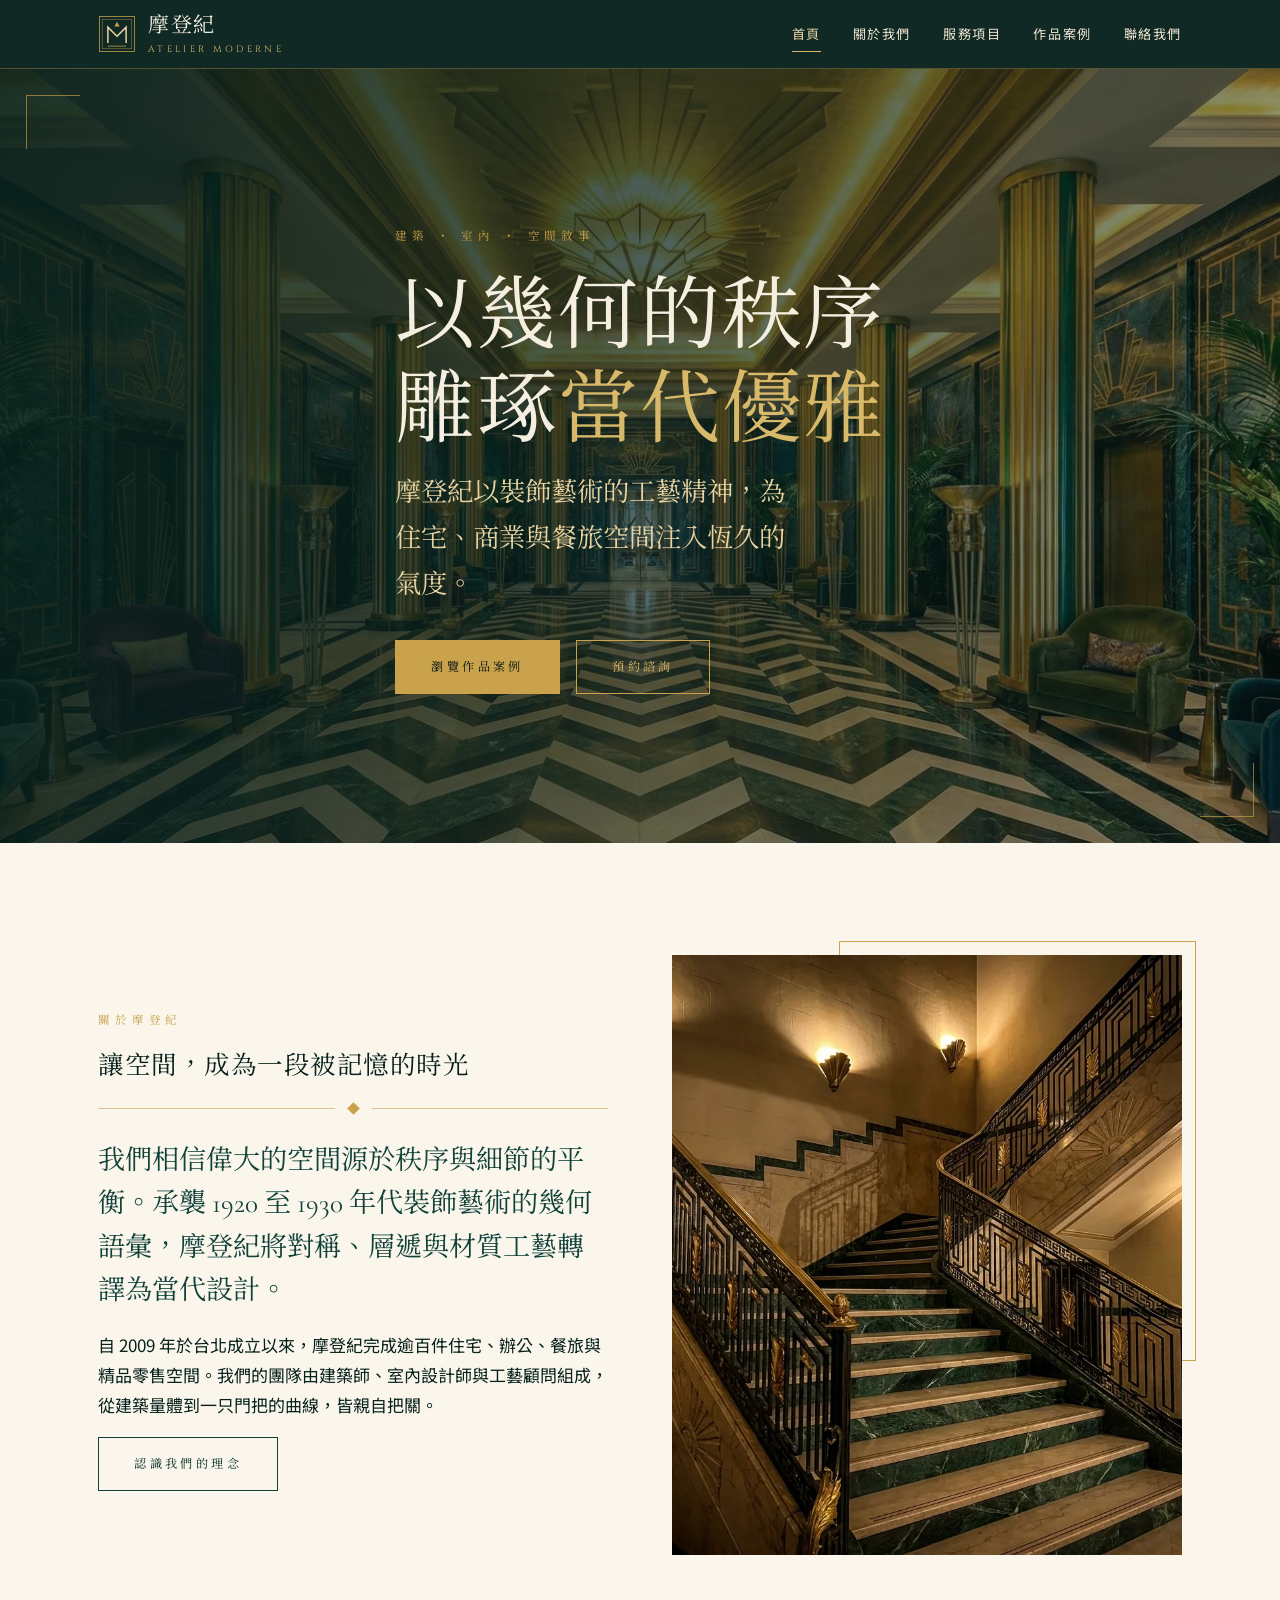
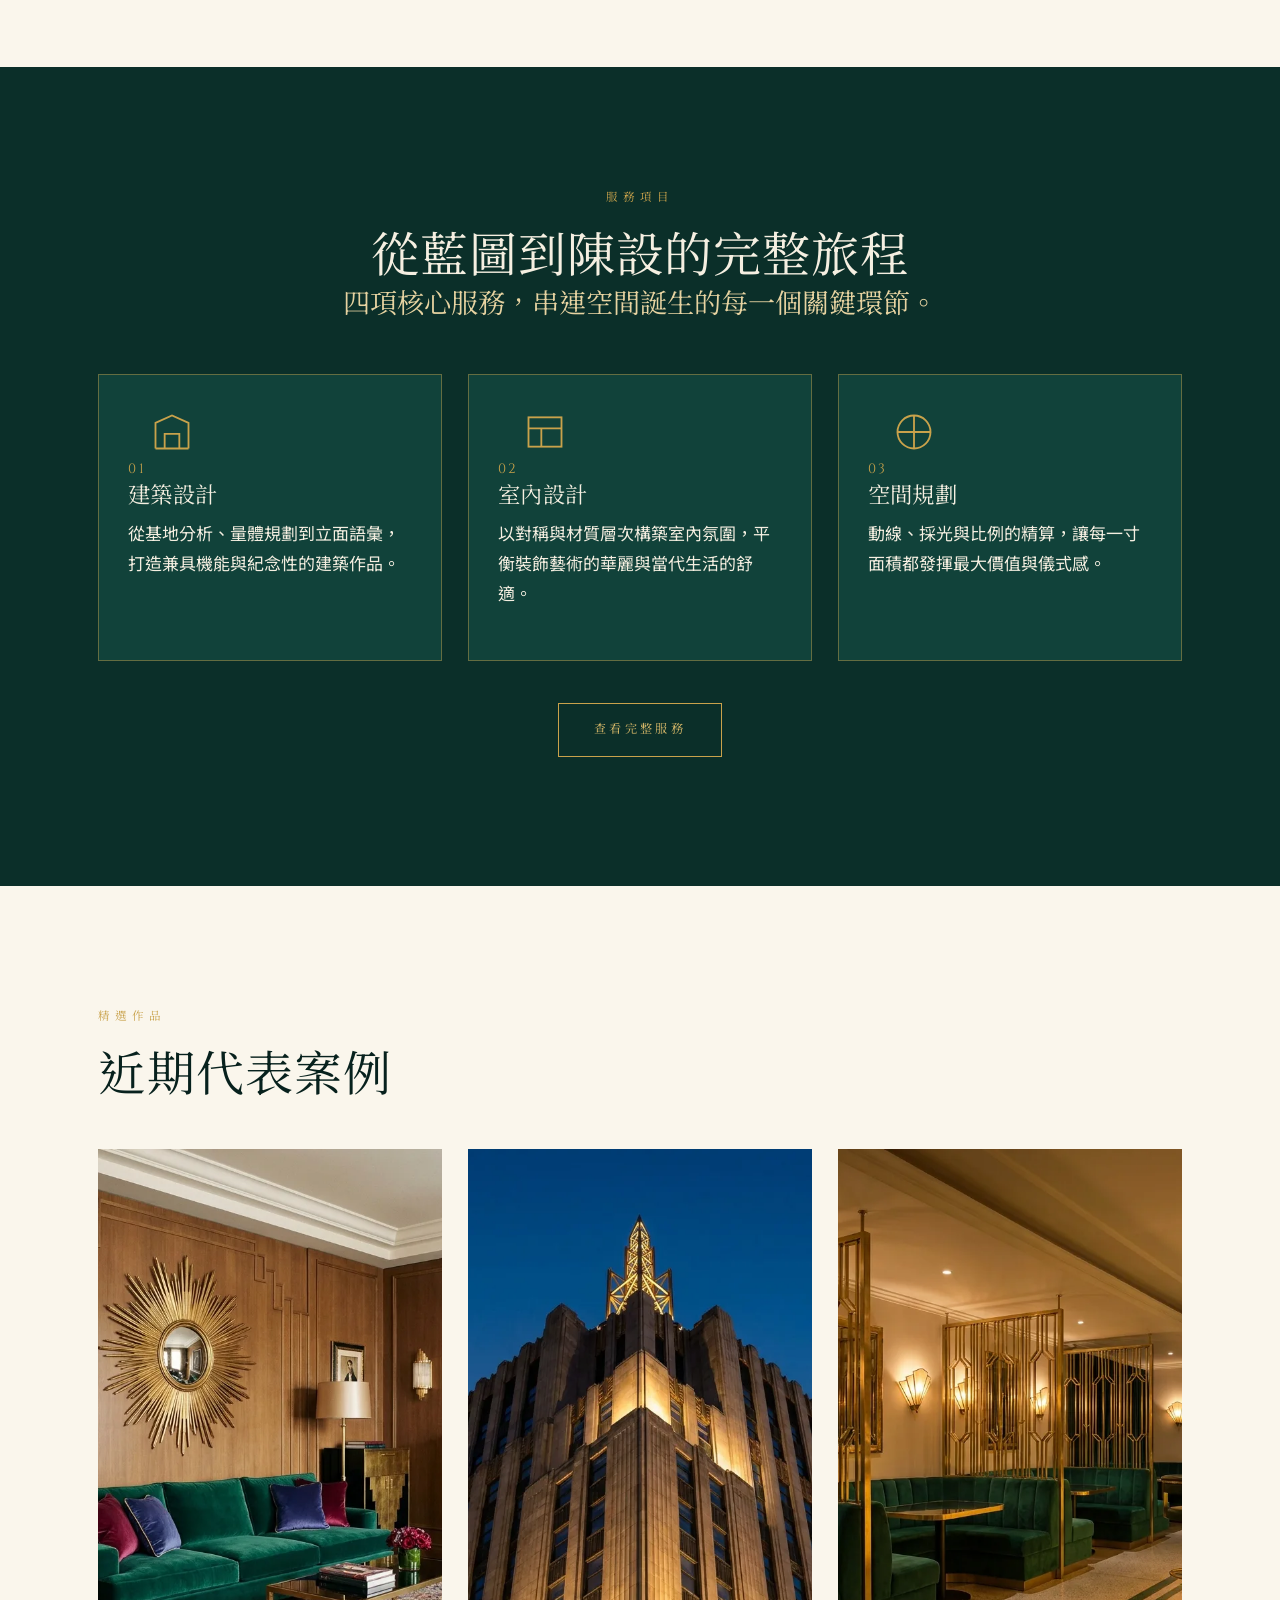
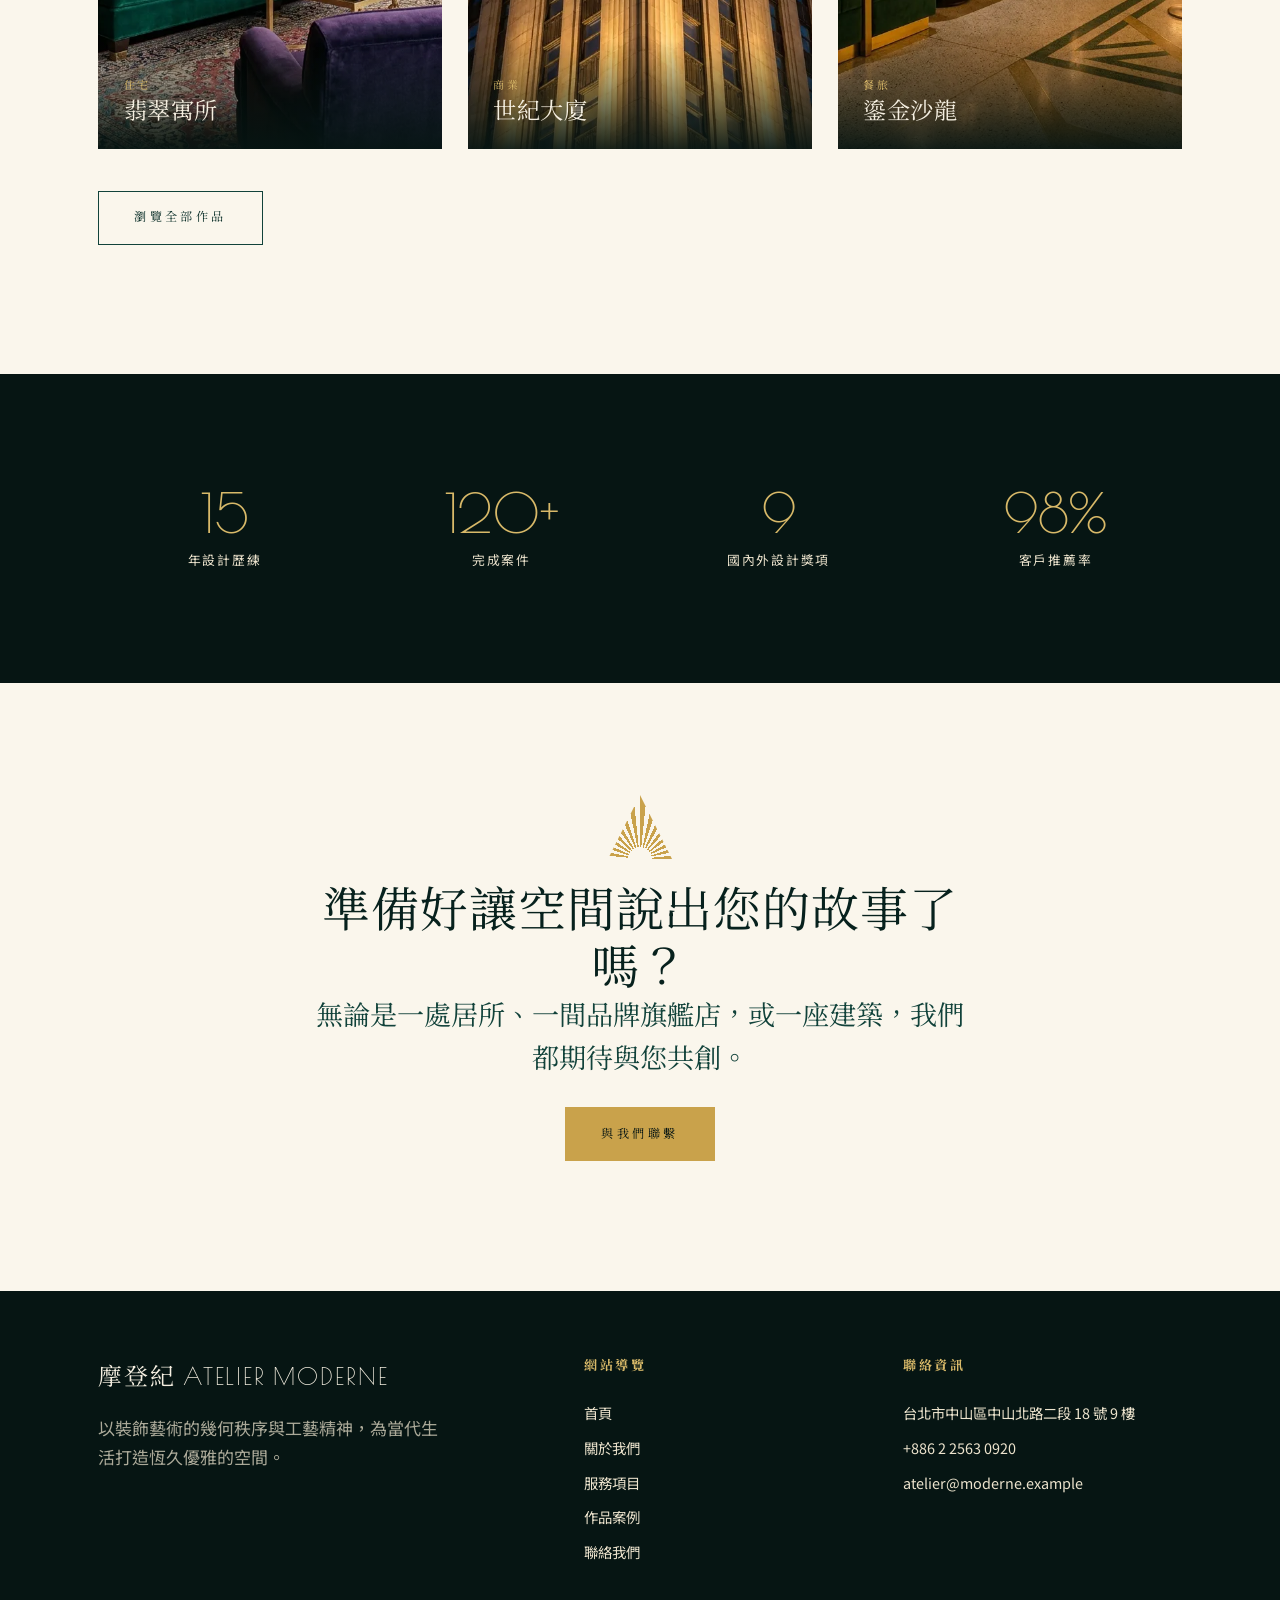
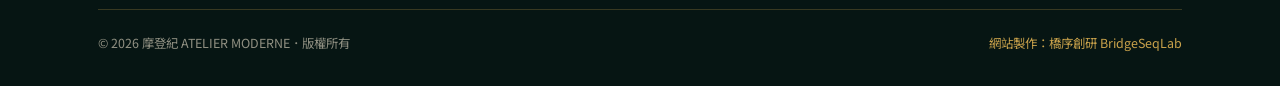
<file: index.html>
<!DOCTYPE html>
<html lang="zh-Hant">
<head>
<meta charset="UTF-8">
<meta name="viewport" content="width=device-width, initial-scale=1">
<title>摩登紀 ATELIER MODERNE｜台北裝飾藝術建築與室內設計事務所</title>
<meta name="description" content="摩登紀 ATELIER MODERNE 是位於台北的建築與室內設計事務所，以裝飾藝術（Art Deco）的幾何秩序與工藝精神，打造住宅、商業與餐旅空間。提供建築設計、室內設計、空間規劃與軟裝陳設整合服務。">
<meta name="keywords" content="建築設計,室內設計,裝飾藝術,Art Deco,台北建築事務所,商業空間設計,住宅設計,餐旅空間,空間規劃,軟裝陳設">
<link rel="canonical" href="https://izzo24.github.io/atelier-moderne/">
<meta property="og:type" content="website">
<meta property="og:locale" content="zh_TW">
<meta property="og:site_name" content="摩登紀 ATELIER MODERNE">
<meta property="og:title" content="摩登紀 ATELIER MODERNE｜台北裝飾藝術建築與室內設計事務所">
<meta property="og:description" content="以裝飾藝術的幾何秩序與工藝精神，重塑當代住宅、商業與餐旅空間。">
<meta property="og:url" content="https://izzo24.github.io/atelier-moderne/">
<meta property="og:image" content="https://izzo24.github.io/atelier-moderne/images/hero.webp">
<meta name="twitter:card" content="summary_large_image">
<meta name="theme-color" content="#07211d">
<link rel="preconnect" href="https://fonts.googleapis.com">
<link rel="preconnect" href="https://fonts.gstatic.com" crossorigin>
<link href="https://fonts.googleapis.com/css2?family=Poiret+One&family=Cinzel:wght@400;600&family=Cormorant+Garamond:ital,wght@0,400;0,500;1,400&family=Noto+Sans+TC:wght@300;400;500;700&family=Noto+Serif+TC:wght@400;600&display=swap" rel="stylesheet">
<link rel="stylesheet" href="./css/style.css">
<link rel="icon" href="./images/favicon.svg" type="image/svg+xml">
<script type="application/ld+json">
{
  "@context": "https://schema.org",
  "@type": "ProfessionalService",
  "@id": "https://izzo24.github.io/atelier-moderne/#org",
  "name": "摩登紀 ATELIER MODERNE",
  "alternateName": "Atelier Moderne",
  "description": "位於台北的裝飾藝術建築與室內設計事務所，專注住宅、商業與餐旅空間設計。",
  "url": "https://izzo24.github.io/atelier-moderne/",
  "image": "https://izzo24.github.io/atelier-moderne/images/hero.webp",
  "logo": "https://izzo24.github.io/atelier-moderne/images/favicon.svg",
  "priceRange": "$$$",
  "areaServed": "台灣",
  "address": {
    "@type": "PostalAddress",
    "streetAddress": "中山北路二段 18 號 9 樓",
    "addressLocality": "台北市",
    "addressRegion": "中山區",
    "postalCode": "104",
    "addressCountry": "TW"
  },
  "telephone": "+886-2-2563-0920",
  "email": "atelier@moderne.example",
  "sameAs": ["https://izzo24.github.io/atelier-moderne/"]
}
</script>
</head>
<body>

<!-- 導覽列 -->
<header class="nav">
  <div class="nav__inner">
    <a class="brand" href="./index.html" aria-label="摩登紀 ATELIER MODERNE 首頁">
      <svg viewBox="0 0 100 100" role="img" aria-label="摩登紀標誌">
        <rect x="4" y="4" width="92" height="92" fill="none" stroke="#c9a24b" stroke-width="2"/>
        <rect x="11" y="11" width="78" height="78" fill="none" stroke="#c9a24b" stroke-width="1"/>
        <path d="M26 74 V32 L50 56 L74 32 V74" fill="none" stroke="#e7d3a1" stroke-width="4" stroke-linejoin="miter"/>
        <path d="M50 18 L57 30 L43 30 Z" fill="#c9a24b"/>
        <line x1="26" y1="82" x2="74" y2="82" stroke="#c9a24b" stroke-width="2"/>
      </svg>
      <span class="brand__text">
        <span class="brand__zh">摩登紀</span><br>
        <span class="brand__en">Atelier Moderne</span>
      </span>
    </a>
    <button class="nav__toggle" aria-label="開啟選單" aria-expanded="false" aria-controls="navlinks">
      <span></span><span></span><span></span>
    </button>
    <nav class="nav__links" id="navlinks" aria-label="主選單">
      <a href="./index.html" aria-current="page">首頁</a>
      <a href="./about.html">關於我們</a>
      <a href="./services.html">服務項目</a>
      <a href="./projects.html">作品案例</a>
      <a href="./contact.html">聯絡我們</a>
    </nav>
  </div>
</header>

<!-- Hero -->
<section class="hero">
  <div class="hero__bg"><img src="./images/hero.webp" alt="摩登紀設計的裝飾藝術風格大廳，挑高立柱與金色幾何天花" width="1600" height="900"></div>
  <span class="deco-frame deco-frame--tl"></span>
  <span class="deco-frame deco-frame--br"></span>
  <div class="wrap hero__inner">
    <span class="eyebrow">建築 ・ 室內 ・ 空間敘事</span>
    <h1>以幾何的秩序<br>雕琢<span class="gold">當代優雅</span></h1>
    <p class="hero__sub">摩登紀以裝飾藝術的工藝精神，為住宅、商業與餐旅空間注入恆久的氣度。</p>
    <div class="hero__cta">
      <a class="btn btn--solid" href="./projects.html">瀏覽作品案例</a>
      <a class="btn" href="./contact.html">預約諮詢</a>
    </div>
  </div>
</section>

<!-- 簡介 -->
<section class="section">
  <div class="wrap split">
    <div class="reveal">
      <span class="eyebrow">關於摩登紀</span>
      <h2>讓空間，成為一段被記憶的時光</h2>
      <div class="deco-rule"><span class="diamond"></span></div>
      <p class="lead">我們相信偉大的空間源於秩序與細節的平衡。承襲 1920 至 1930 年代裝飾藝術的幾何語彙，摩登紀將對稱、層遞與材質工藝轉譯為當代設計。</p>
      <p>自 2009 年於台北成立以來，摩登紀完成逾百件住宅、辦公、餐旅與精品零售空間。我們的團隊由建築師、室內設計師與工藝顧問組成，從建築量體到一只門把的曲線，皆親自把關。</p>
      <p><a class="btn btn--dark" href="./about.html">認識我們的理念</a></p>
    </div>
    <div class="split__media reveal">
      <span class="frame-accent"></span>
      <img src="./images/about.webp" alt="裝飾藝術風格的大階梯與幾何鍛鐵欄杆細節" width="800" height="600">
    </div>
  </div>
</section>

<!-- 服務預覽 -->
<section class="section section--dark">
  <div class="wrap">
    <div class="section-head center reveal">
      <span class="eyebrow">服務項目</span>
      <h2>從藍圖到陳設的完整旅程</h2>
      <p class="lead">四項核心服務，串連空間誕生的每一個關鍵環節。</p>
    </div>
    <div class="grid grid-3">
      <article class="card reveal">
        <span class="num">01</span>
        <svg class="card__icon" viewBox="0 0 48 48" fill="none" stroke="currentColor" stroke-width="2"><path d="M6 42V14L24 6l18 8v28"/><path d="M16 42V26h16v16"/><line x1="6" y1="42" x2="42" y2="42"/></svg>
        <h3>建築設計</h3>
        <p>從基地分析、量體規劃到立面語彙，打造兼具機能與紀念性的建築作品。</p>
      </article>
      <article class="card reveal">
        <span class="num">02</span>
        <svg class="card__icon" viewBox="0 0 48 48" fill="none" stroke="currentColor" stroke-width="2"><rect x="6" y="8" width="36" height="32"/><line x1="6" y1="20" x2="42" y2="20"/><line x1="20" y1="20" x2="20" y2="40"/></svg>
        <h3>室內設計</h3>
        <p>以對稱與材質層次構築室內氛圍，平衡裝飾藝術的華麗與當代生活的舒適。</p>
      </article>
      <article class="card reveal">
        <span class="num">03</span>
        <svg class="card__icon" viewBox="0 0 48 48" fill="none" stroke="currentColor" stroke-width="2"><circle cx="24" cy="24" r="18"/><path d="M24 6v36M6 24h36"/></svg>
        <h3>空間規劃</h3>
        <p>動線、採光與比例的精算，讓每一寸面積都發揮最大價值與儀式感。</p>
      </article>
    </div>
    <p style="text-align:center;margin-top:2.6rem"><a class="btn" href="./services.html">查看完整服務</a></p>
  </div>
</section>

<!-- 精選作品 -->
<section class="section">
  <div class="wrap">
    <div class="section-head reveal">
      <span class="eyebrow">精選作品</span>
      <h2>近期代表案例</h2>
    </div>
    <div class="grid grid-3">
      <a class="project reveal" href="./projects.html">
        <img src="./images/project-residence.webp" alt="翡翠絨沙發與金色漆器櫃體的裝飾藝術風格住宅客廳" width="800" height="600">
        <span class="project__cap"><span class="tag">住宅</span><h3>翡翠寓所</h3></span>
      </a>
      <a class="project reveal" href="./projects.html">
        <img src="./images/project-tower.webp" alt="黃昏中的裝飾藝術退縮式塔樓建築立面" width="800" height="600">
        <span class="project__cap"><span class="tag">商業</span><h3>世紀大廈</h3></span>
      </a>
      <a class="project reveal" href="./projects.html">
        <img src="./images/project-lounge.webp" alt="弧形絨布卡座與黃銅屏風的裝飾藝術餐酒館" width="800" height="600">
        <span class="project__cap"><span class="tag">餐旅</span><h3>鎏金沙龍</h3></span>
      </a>
    </div>
    <p style="margin-top:2.6rem"><a class="btn btn--dark" href="./projects.html">瀏覽全部作品</a></p>
  </div>
</section>

<!-- 數據 -->
<section class="section section--ink">
  <div class="wrap">
    <div class="stats">
      <div class="stat reveal"><div class="n">15</div><div class="l">年設計歷練</div></div>
      <div class="stat reveal"><div class="n">120+</div><div class="l">完成案件</div></div>
      <div class="stat reveal"><div class="n">9</div><div class="l">國內外設計獎項</div></div>
      <div class="stat reveal"><div class="n">98%</div><div class="l">客戶推薦率</div></div>
    </div>
  </div>
</section>

<!-- CTA -->
<section class="section">
  <div class="wrap" style="text-align:center;max-width:760px">
    <div class="sunburst" aria-hidden="true"></div>
    <h2 style="font-size:clamp(1.9rem,4.5vw,3rem)">準備好讓空間說出您的故事了嗎？</h2>
    <p class="lead">無論是一處居所、一間品牌旗艦店，或一座建築，我們都期待與您共創。</p>
    <p style="margin-top:1.6rem"><a class="btn btn--solid" href="./contact.html">與我們聯繫</a></p>
  </div>
</section>

<!-- 頁尾 -->
<footer class="footer">
  <div class="wrap">
    <div class="footer__grid">
      <div class="footer__brand">
        <span class="brand__zh" style="font-family:var(--font-display);font-size:1.5rem">摩登紀 ATELIER MODERNE</span>
        <p style="margin-top:1rem;max-width:38ch;color:rgba(236,227,205,.72)">以裝飾藝術的幾何秩序與工藝精神，為當代生活打造恆久優雅的空間。</p>
      </div>
      <div>
        <h4>網站導覽</h4>
        <a href="./index.html">首頁</a>
        <a href="./about.html">關於我們</a>
        <a href="./services.html">服務項目</a>
        <a href="./projects.html">作品案例</a>
        <a href="./contact.html">聯絡我們</a>
      </div>
      <div>
        <h4>聯絡資訊</h4>
        <a href="./contact.html">台北市中山區中山北路二段 18 號 9 樓</a>
        <a href="tel:+886225630920">+886 2 2563 0920</a>
        <a href="./contact.html">atelier@moderne.example</a>
      </div>
    </div>
    <div class="footer__bottom">
      <span>© 2026 摩登紀 ATELIER MODERNE．版權所有</span>
      <span class="footer__credit">網站製作：橋序創研 BridgeSeqLab</span>
    </div>
  </div>
</footer>

<script src="./js/main.js"></script>
</body>
</html>
</file>
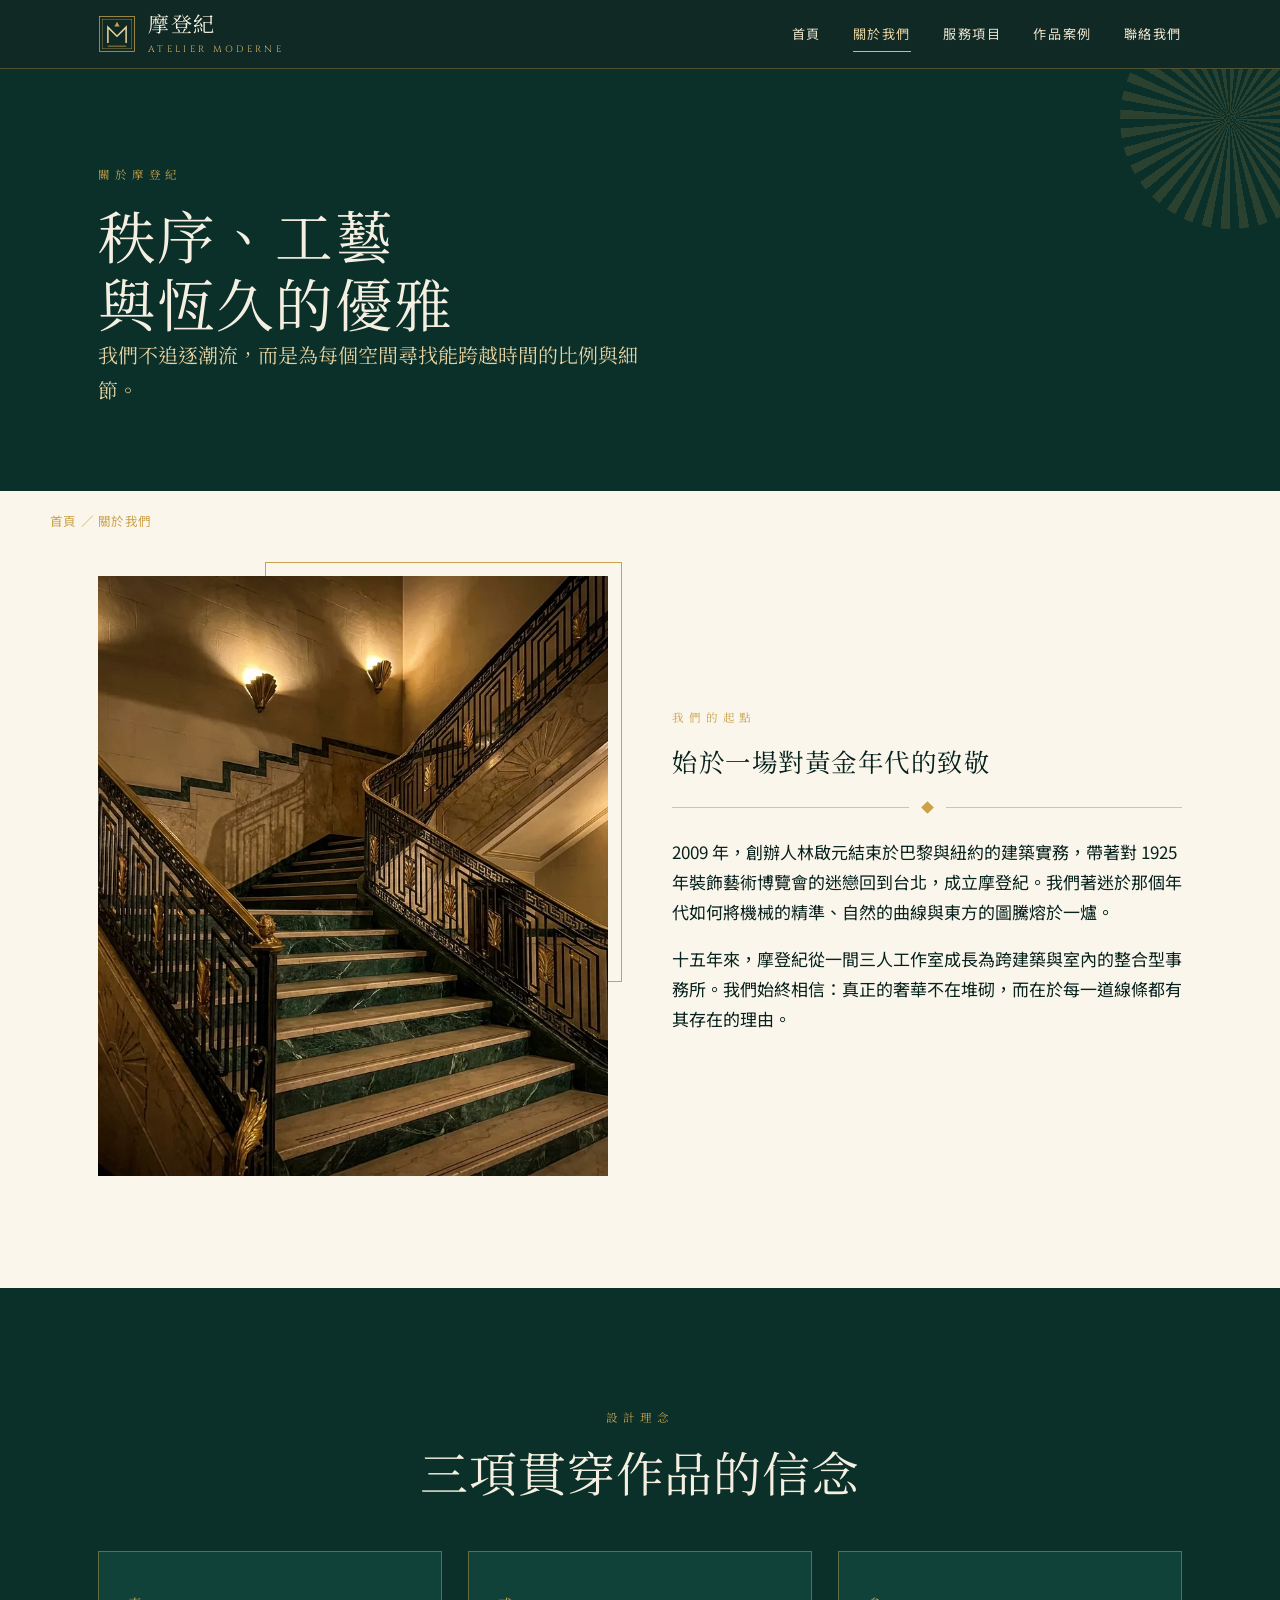
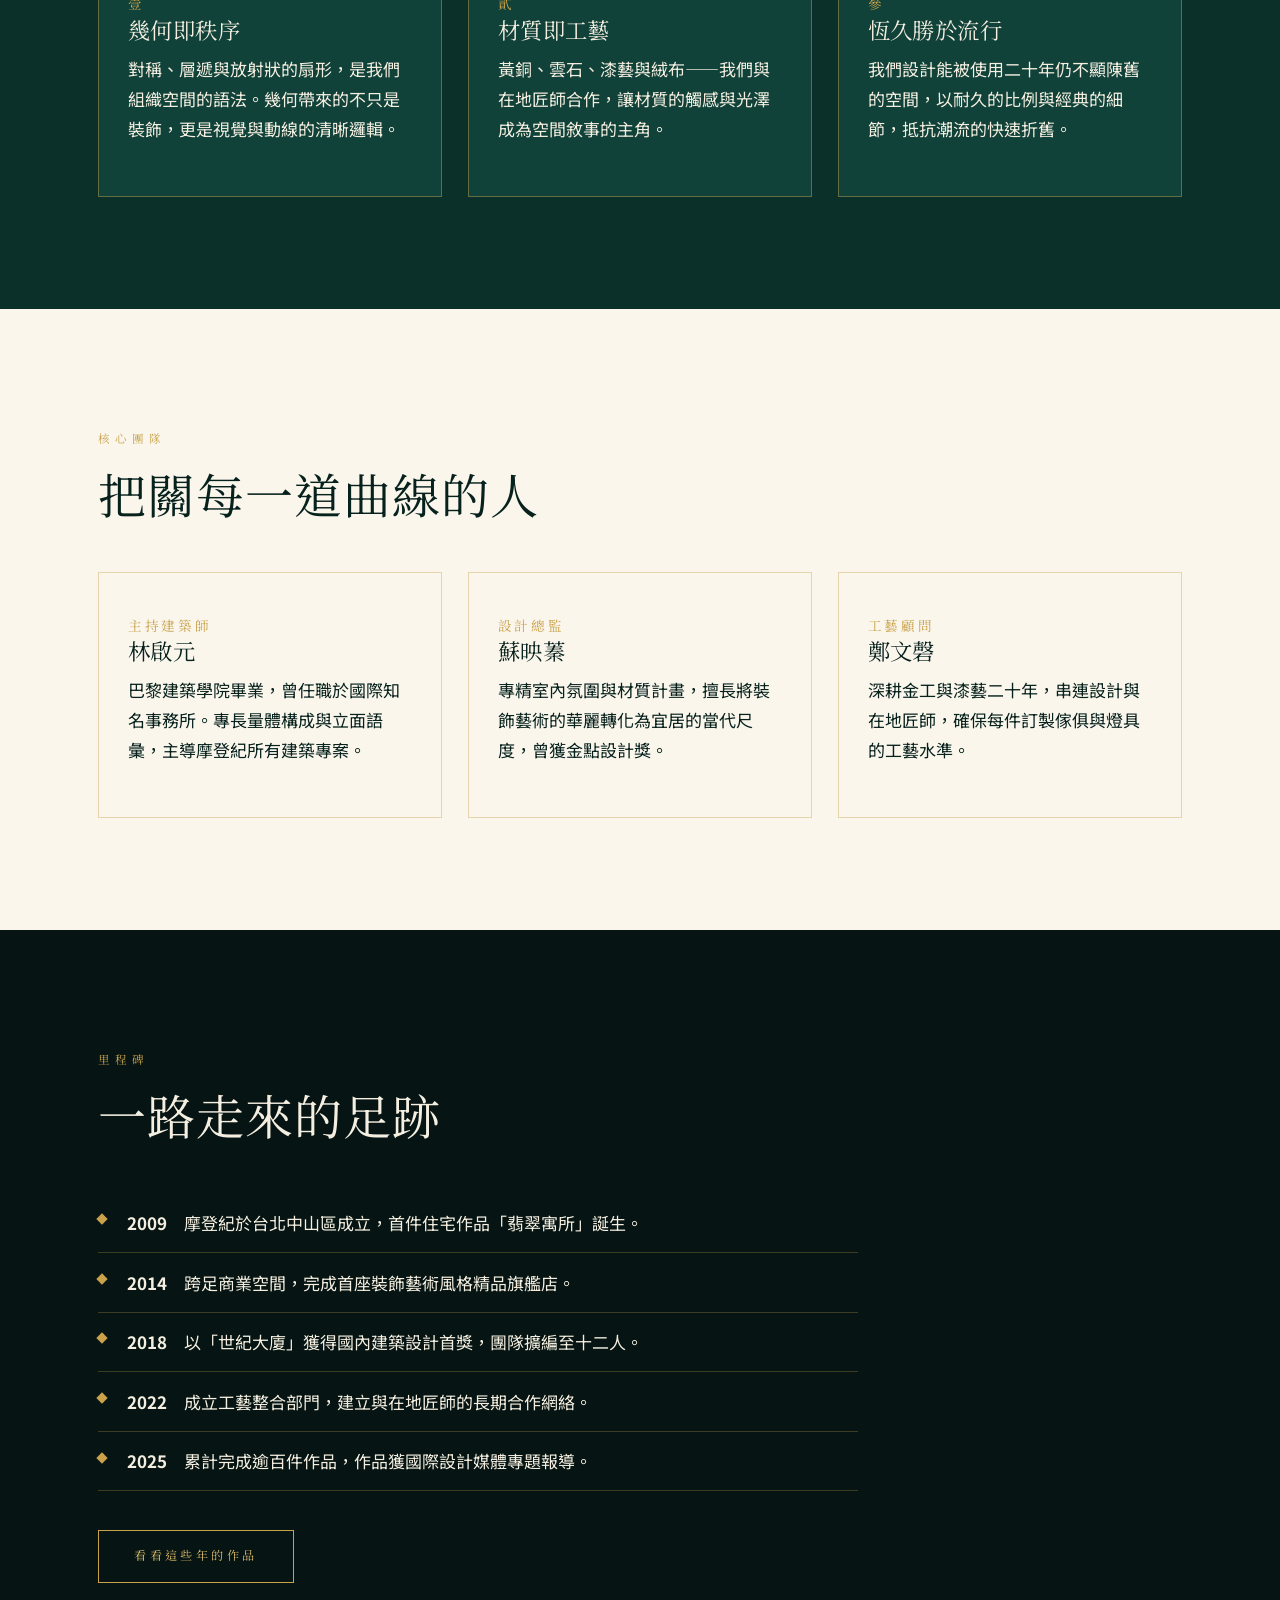
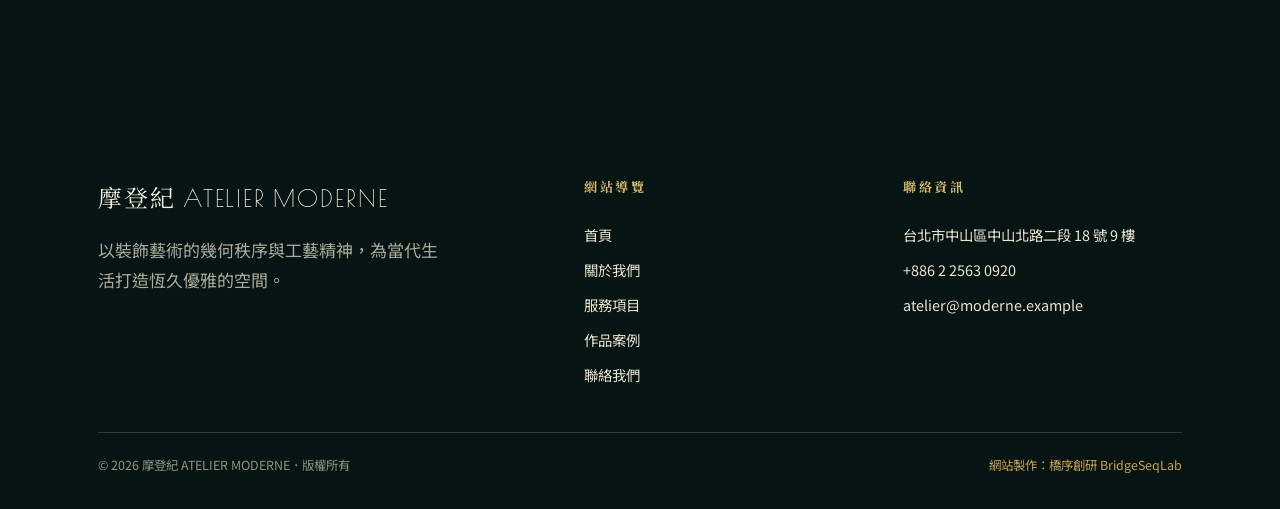
<file: about.html>
<!DOCTYPE html>
<html lang="zh-Hant">
<head>
<meta charset="UTF-8">
<meta name="viewport" content="width=device-width, initial-scale=1">
<title>關於我們｜摩登紀 ATELIER MODERNE 設計理念與團隊</title>
<meta name="description" content="認識摩登紀 ATELIER MODERNE：源於裝飾藝術的設計哲學、十五年的台北設計歷練，以及由建築師、室內設計師與工藝顧問組成的團隊。了解我們如何以幾何秩序與工藝精神成就空間。">
<meta name="keywords" content="摩登紀,設計理念,建築事務所團隊,裝飾藝術設計,Art Deco 設計哲學,台北室內設計,設計工藝">
<link rel="canonical" href="https://izzo24.github.io/atelier-moderne/about.html">
<meta property="og:type" content="website">
<meta property="og:locale" content="zh_TW">
<meta property="og:site_name" content="摩登紀 ATELIER MODERNE">
<meta property="og:title" content="關於我們｜摩登紀 ATELIER MODERNE 設計理念與團隊">
<meta property="og:description" content="源於裝飾藝術的設計哲學與十五年的台北設計歷練。">
<meta property="og:url" content="https://izzo24.github.io/atelier-moderne/about.html">
<meta property="og:image" content="https://izzo24.github.io/atelier-moderne/images/about.webp">
<meta name="twitter:card" content="summary_large_image">
<meta name="theme-color" content="#07211d">
<link rel="preconnect" href="https://fonts.googleapis.com">
<link rel="preconnect" href="https://fonts.gstatic.com" crossorigin>
<link href="https://fonts.googleapis.com/css2?family=Poiret+One&family=Cinzel:wght@400;600&family=Cormorant+Garamond:ital,wght@0,400;0,500;1,400&family=Noto+Sans+TC:wght@300;400;500;700&family=Noto+Serif+TC:wght@400;600&display=swap" rel="stylesheet">
<link rel="stylesheet" href="./css/style.css">
<link rel="icon" href="./images/favicon.svg" type="image/svg+xml">
<script type="application/ld+json">
{
  "@context": "https://schema.org",
  "@type": "AboutPage",
  "name": "關於摩登紀 ATELIER MODERNE",
  "url": "https://izzo24.github.io/atelier-moderne/about.html",
  "about": { "@type": "ProfessionalService", "name": "摩登紀 ATELIER MODERNE", "foundingDate": "2009", "areaServed": "台灣" }
}
</script>
<script type="application/ld+json">
{
  "@context": "https://schema.org",
  "@type": "BreadcrumbList",
  "itemListElement": [
    { "@type": "ListItem", "position": 1, "name": "首頁", "item": "https://izzo24.github.io/atelier-moderne/" },
    { "@type": "ListItem", "position": 2, "name": "關於我們", "item": "https://izzo24.github.io/atelier-moderne/about.html" }
  ]
}
</script>
</head>
<body>

<header class="nav">
  <div class="nav__inner">
    <a class="brand" href="./index.html" aria-label="摩登紀 ATELIER MODERNE 首頁">
      <svg viewBox="0 0 100 100" role="img" aria-label="摩登紀標誌">
        <rect x="4" y="4" width="92" height="92" fill="none" stroke="#c9a24b" stroke-width="2"/>
        <rect x="11" y="11" width="78" height="78" fill="none" stroke="#c9a24b" stroke-width="1"/>
        <path d="M26 74 V32 L50 56 L74 32 V74" fill="none" stroke="#e7d3a1" stroke-width="4" stroke-linejoin="miter"/>
        <path d="M50 18 L57 30 L43 30 Z" fill="#c9a24b"/>
        <line x1="26" y1="82" x2="74" y2="82" stroke="#c9a24b" stroke-width="2"/>
      </svg>
      <span class="brand__text"><span class="brand__zh">摩登紀</span><br><span class="brand__en">Atelier Moderne</span></span>
    </a>
    <button class="nav__toggle" aria-label="開啟選單" aria-expanded="false" aria-controls="navlinks"><span></span><span></span><span></span></button>
    <nav class="nav__links" id="navlinks" aria-label="主選單">
      <a href="./index.html">首頁</a>
      <a href="./about.html" aria-current="page">關於我們</a>
      <a href="./services.html">服務項目</a>
      <a href="./projects.html">作品案例</a>
      <a href="./contact.html">聯絡我們</a>
    </nav>
  </div>
</header>

<section class="page-hero">
  <div class="wrap">
    <span class="eyebrow">關於摩登紀</span>
    <h1>秩序、工藝<br>與恆久的優雅</h1>
    <p>我們不追逐潮流，而是為每個空間尋找能跨越時間的比例與細節。</p>
  </div>
</section>

<nav class="wrap crumb" aria-label="麵包屑"><a href="./index.html">首頁</a> ／ 關於我們</nav>

<!-- 品牌故事 -->
<section class="section" style="padding-top:1.5rem">
  <div class="wrap split">
    <div class="split__media reveal">
      <span class="frame-accent"></span>
      <img src="./images/about.webp" alt="裝飾藝術風格的大階梯，金色鍛鐵欄杆與層遞造型" width="800" height="600">
    </div>
    <div class="reveal">
      <span class="eyebrow">我們的起點</span>
      <h2>始於一場對黃金年代的致敬</h2>
      <div class="deco-rule"><span class="diamond"></span></div>
      <p>2009 年，創辦人林啟元結束於巴黎與紐約的建築實務，帶著對 1925 年裝飾藝術博覽會的迷戀回到台北，成立摩登紀。我們著迷於那個年代如何將機械的精準、自然的曲線與東方的圖騰熔於一爐。</p>
      <p>十五年來，摩登紀從一間三人工作室成長為跨建築與室內的整合型事務所。我們始終相信：真正的奢華不在堆砌，而在於每一道線條都有其存在的理由。</p>
    </div>
  </div>
</section>

<!-- 設計理念 -->
<section class="section section--dark">
  <div class="wrap">
    <div class="section-head center reveal">
      <span class="eyebrow">設計理念</span>
      <h2>三項貫穿作品的信念</h2>
    </div>
    <div class="grid grid-3">
      <article class="card reveal">
        <span class="num">壹</span>
        <h3>幾何即秩序</h3>
        <p>對稱、層遞與放射狀的扇形，是我們組織空間的語法。幾何帶來的不只是裝飾，更是視覺與動線的清晰邏輯。</p>
      </article>
      <article class="card reveal">
        <span class="num">貳</span>
        <h3>材質即工藝</h3>
        <p>黃銅、雲石、漆藝與絨布——我們與在地匠師合作，讓材質的觸感與光澤成為空間敘事的主角。</p>
      </article>
      <article class="card reveal">
        <span class="num">參</span>
        <h3>恆久勝於流行</h3>
        <p>我們設計能被使用二十年仍不顯陳舊的空間，以耐久的比例與經典的細節，抵抗潮流的快速折舊。</p>
      </article>
    </div>
  </div>
</section>

<!-- 團隊 -->
<section class="section">
  <div class="wrap">
    <div class="section-head reveal">
      <span class="eyebrow">核心團隊</span>
      <h2>把關每一道曲線的人</h2>
    </div>
    <div class="grid grid-3">
      <article class="card reveal">
        <span class="num">主持建築師</span>
        <h3>林啟元</h3>
        <p>巴黎建築學院畢業，曾任職於國際知名事務所。專長量體構成與立面語彙，主導摩登紀所有建築專案。</p>
      </article>
      <article class="card reveal">
        <span class="num">設計總監</span>
        <h3>蘇映蓁</h3>
        <p>專精室內氛圍與材質計畫，擅長將裝飾藝術的華麗轉化為宜居的當代尺度，曾獲金點設計獎。</p>
      </article>
      <article class="card reveal">
        <span class="num">工藝顧問</span>
        <h3>鄭文磬</h3>
        <p>深耕金工與漆藝二十年，串連設計與在地匠師，確保每件訂製傢俱與燈具的工藝水準。</p>
      </article>
    </div>
  </div>
</section>

<!-- 歷程 -->
<section class="section section--ink">
  <div class="wrap">
    <div class="section-head reveal">
      <span class="eyebrow">里程碑</span>
      <h2>一路走來的足跡</h2>
    </div>
    <ul class="feature-list reveal" style="max-width:760px">
      <li><strong>2009</strong>　摩登紀於台北中山區成立，首件住宅作品「翡翠寓所」誕生。</li>
      <li><strong>2014</strong>　跨足商業空間，完成首座裝飾藝術風格精品旗艦店。</li>
      <li><strong>2018</strong>　以「世紀大廈」獲得國內建築設計首獎，團隊擴編至十二人。</li>
      <li><strong>2022</strong>　成立工藝整合部門，建立與在地匠師的長期合作網絡。</li>
      <li><strong>2025</strong>　累計完成逾百件作品，作品獲國際設計媒體專題報導。</li>
    </ul>
    <p style="margin-top:2.4rem"><a class="btn" href="./projects.html">看看這些年的作品</a></p>
  </div>
</section>

<footer class="footer">
  <div class="wrap">
    <div class="footer__grid">
      <div class="footer__brand">
        <span class="brand__zh" style="font-family:var(--font-display);font-size:1.5rem">摩登紀 ATELIER MODERNE</span>
        <p style="margin-top:1rem;max-width:38ch;color:rgba(236,227,205,.72)">以裝飾藝術的幾何秩序與工藝精神，為當代生活打造恆久優雅的空間。</p>
      </div>
      <div>
        <h4>網站導覽</h4>
        <a href="./index.html">首頁</a><a href="./about.html">關於我們</a><a href="./services.html">服務項目</a><a href="./projects.html">作品案例</a><a href="./contact.html">聯絡我們</a>
      </div>
      <div>
        <h4>聯絡資訊</h4>
        <a href="./contact.html">台北市中山區中山北路二段 18 號 9 樓</a><a href="tel:+886225630920">+886 2 2563 0920</a><a href="./contact.html">atelier@moderne.example</a>
      </div>
    </div>
    <div class="footer__bottom">
      <span>© 2026 摩登紀 ATELIER MODERNE．版權所有</span>
      <span class="footer__credit">網站製作：橋序創研 BridgeSeqLab</span>
    </div>
  </div>
</footer>

<script src="./js/main.js"></script>
</body>
</html>
</file>
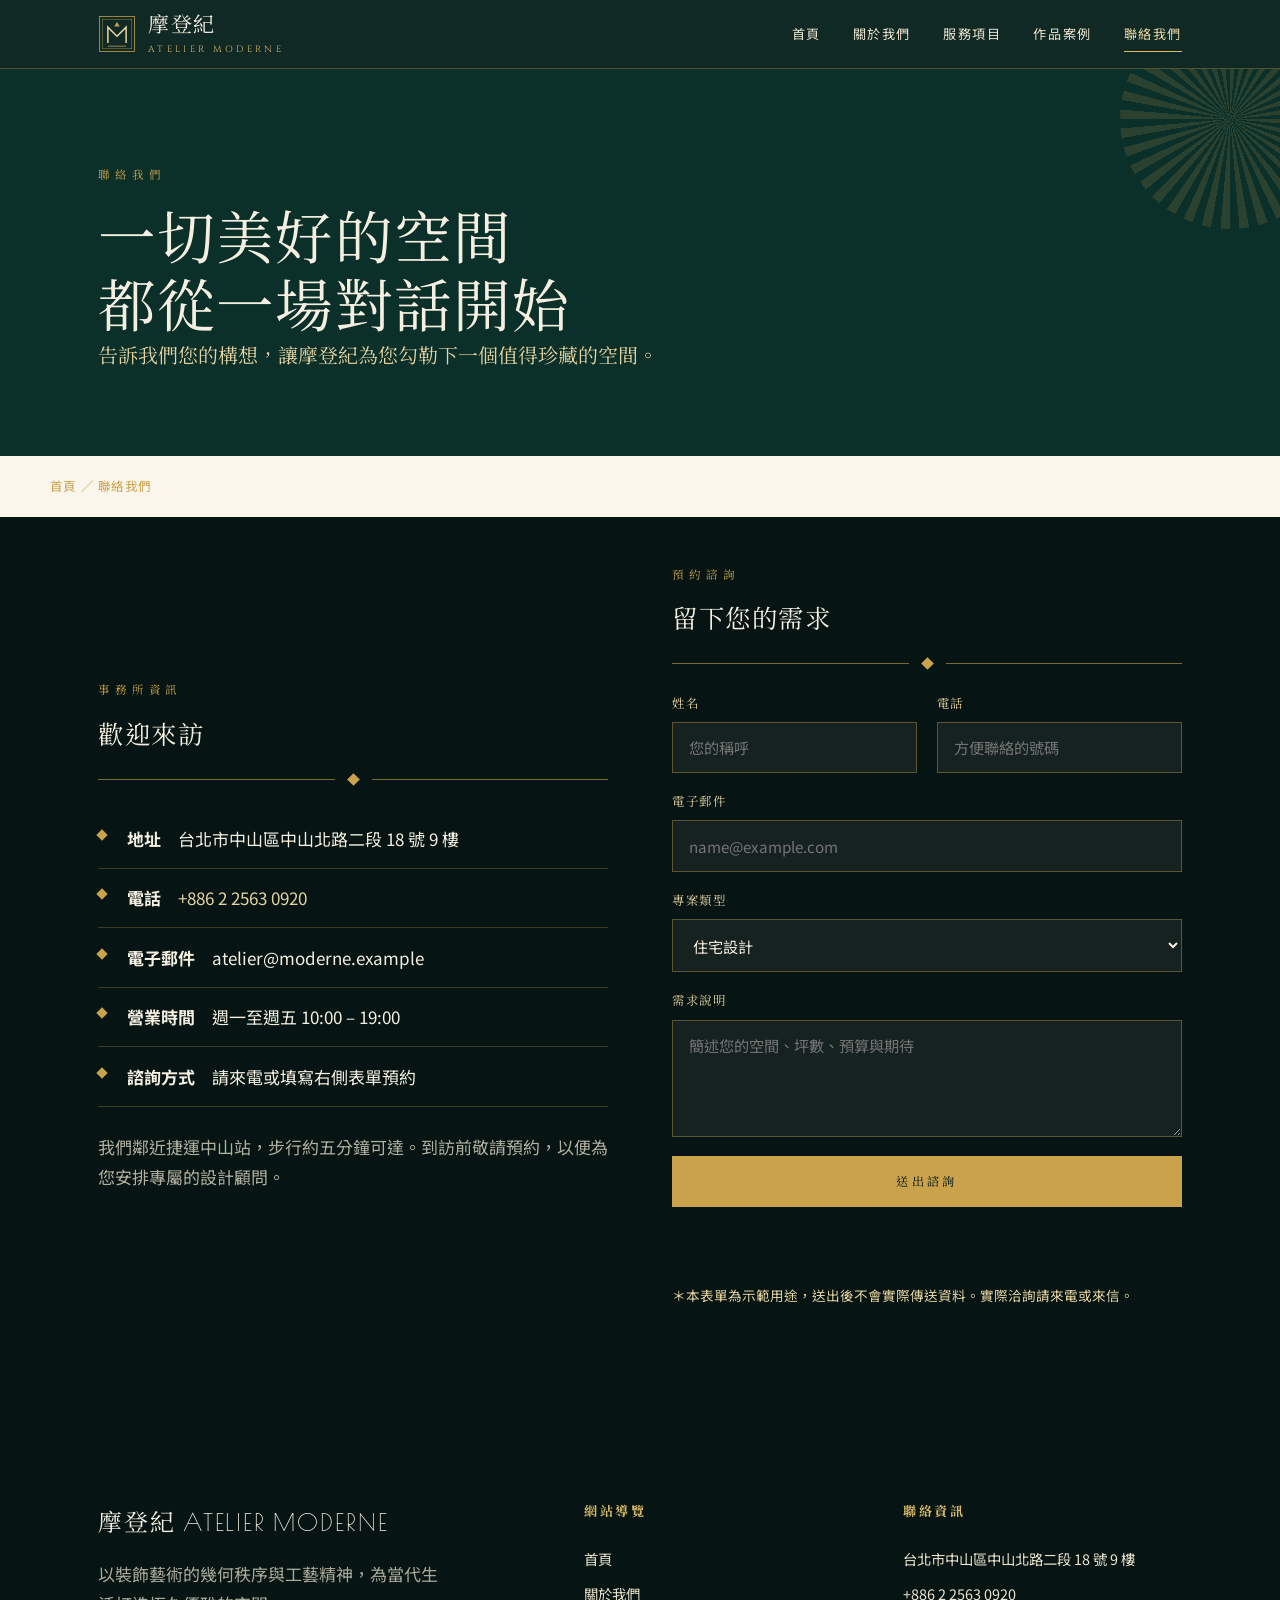
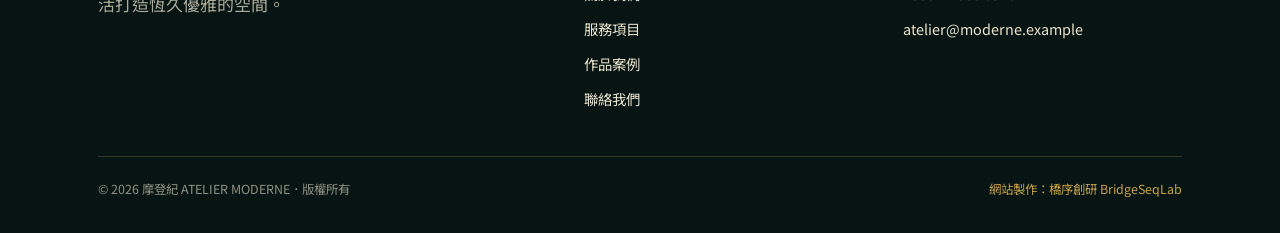
<file: contact.html>
<!DOCTYPE html>
<html lang="zh-Hant">
<head>
<meta charset="UTF-8">
<meta name="viewport" content="width=device-width, initial-scale=1">
<title>聯絡我們｜預約設計諮詢｜摩登紀 ATELIER MODERNE</title>
<meta name="description" content="與摩登紀 ATELIER MODERNE 聯繫，預約建築與室內設計諮詢。事務所位於台北市中山區，提供電話、電子郵件與線上表單，歡迎洽談住宅、商業與餐旅空間設計專案。">
<meta name="keywords" content="聯絡摩登紀,設計諮詢,預約諮詢,台北建築事務所聯絡,室內設計洽詢,空間設計報價">
<link rel="canonical" href="https://izzo24.github.io/atelier-moderne/contact.html">
<meta property="og:type" content="website">
<meta property="og:locale" content="zh_TW">
<meta property="og:site_name" content="摩登紀 ATELIER MODERNE">
<meta property="og:title" content="聯絡我們｜預約設計諮詢｜摩登紀 ATELIER MODERNE">
<meta property="og:description" content="預約建築與室內設計諮詢，事務所位於台北市中山區。">
<meta property="og:url" content="https://izzo24.github.io/atelier-moderne/contact.html">
<meta property="og:image" content="https://izzo24.github.io/atelier-moderne/images/hero.webp">
<meta name="twitter:card" content="summary_large_image">
<meta name="theme-color" content="#07211d">
<link rel="preconnect" href="https://fonts.googleapis.com">
<link rel="preconnect" href="https://fonts.gstatic.com" crossorigin>
<link href="https://fonts.googleapis.com/css2?family=Poiret+One&family=Cinzel:wght@400;600&family=Cormorant+Garamond:ital,wght@0,400;0,500;1,400&family=Noto+Sans+TC:wght@300;400;500;700&family=Noto+Serif+TC:wght@400;600&display=swap" rel="stylesheet">
<link rel="stylesheet" href="./css/style.css">
<link rel="icon" href="./images/favicon.svg" type="image/svg+xml">
<script type="application/ld+json">
{
  "@context": "https://schema.org",
  "@type": "ContactPage",
  "name": "聯絡摩登紀 ATELIER MODERNE",
  "url": "https://izzo24.github.io/atelier-moderne/contact.html",
  "mainEntity": {
    "@type": "ProfessionalService",
    "name": "摩登紀 ATELIER MODERNE",
    "telephone": "+886-2-2563-0920",
    "email": "atelier@moderne.example",
    "address": { "@type": "PostalAddress", "streetAddress": "中山北路二段 18 號 9 樓", "addressLocality": "台北市", "addressRegion": "中山區", "postalCode": "104", "addressCountry": "TW" },
    "openingHours": "Mo-Fr 10:00-19:00"
  }
}
</script>
<script type="application/ld+json">
{
  "@context": "https://schema.org",
  "@type": "BreadcrumbList",
  "itemListElement": [
    { "@type": "ListItem", "position": 1, "name": "首頁", "item": "https://izzo24.github.io/atelier-moderne/" },
    { "@type": "ListItem", "position": 2, "name": "聯絡我們", "item": "https://izzo24.github.io/atelier-moderne/contact.html" }
  ]
}
</script>
</head>
<body>

<header class="nav">
  <div class="nav__inner">
    <a class="brand" href="./index.html" aria-label="摩登紀 ATELIER MODERNE 首頁">
      <svg viewBox="0 0 100 100" role="img" aria-label="摩登紀標誌">
        <rect x="4" y="4" width="92" height="92" fill="none" stroke="#c9a24b" stroke-width="2"/>
        <rect x="11" y="11" width="78" height="78" fill="none" stroke="#c9a24b" stroke-width="1"/>
        <path d="M26 74 V32 L50 56 L74 32 V74" fill="none" stroke="#e7d3a1" stroke-width="4" stroke-linejoin="miter"/>
        <path d="M50 18 L57 30 L43 30 Z" fill="#c9a24b"/>
        <line x1="26" y1="82" x2="74" y2="82" stroke="#c9a24b" stroke-width="2"/>
      </svg>
      <span class="brand__text"><span class="brand__zh">摩登紀</span><br><span class="brand__en">Atelier Moderne</span></span>
    </a>
    <button class="nav__toggle" aria-label="開啟選單" aria-expanded="false" aria-controls="navlinks"><span></span><span></span><span></span></button>
    <nav class="nav__links" id="navlinks" aria-label="主選單">
      <a href="./index.html">首頁</a>
      <a href="./about.html">關於我們</a>
      <a href="./services.html">服務項目</a>
      <a href="./projects.html">作品案例</a>
      <a href="./contact.html" aria-current="page">聯絡我們</a>
    </nav>
  </div>
</header>

<section class="page-hero">
  <div class="wrap">
    <span class="eyebrow">聯絡我們</span>
    <h1>一切美好的空間<br>都從一場對話開始</h1>
    <p>告訴我們您的構想，讓摩登紀為您勾勒下一個值得珍藏的空間。</p>
  </div>
</section>

<nav class="wrap crumb" aria-label="麵包屑"><a href="./index.html">首頁</a> ／ 聯絡我們</nav>

<section class="section section--ink" style="padding-top:2.5rem">
  <div class="wrap split">
    <!-- 聯絡資訊 -->
    <div class="reveal">
      <span class="eyebrow">事務所資訊</span>
      <h2 style="color:var(--cream-100)">歡迎來訪</h2>
      <div class="deco-rule"><span class="diamond"></span></div>
      <ul class="feature-list">
        <li><strong>地址</strong>　台北市中山區中山北路二段 18 號 9 樓</li>
        <li><strong>電話</strong>　<a href="tel:+886225630920" style="color:var(--gold-300)">+886 2 2563 0920</a></li>
        <li><strong>電子郵件</strong>　atelier@moderne.example</li>
        <li><strong>營業時間</strong>　週一至週五 10:00 – 19:00</li>
        <li><strong>諮詢方式</strong>　請來電或填寫右側表單預約</li>
      </ul>
      <p style="margin-top:1.6rem;color:rgba(236,227,205,.75)">我們鄰近捷運中山站，步行約五分鐘可達。到訪前敬請預約，以便為您安排專屬的設計顧問。</p>
    </div>

    <!-- 表單 -->
    <div class="reveal">
      <span class="eyebrow">預約諮詢</span>
      <h2 style="color:var(--cream-100)">留下您的需求</h2>
      <div class="deco-rule"><span class="diamond"></span></div>
      <form class="form" id="contact-form" novalidate>
        <div class="field-row">
          <div class="field"><label for="cf-name">姓名</label><input id="cf-name" name="name" type="text" autocomplete="name" required placeholder="您的稱呼"></div>
          <div class="field"><label for="cf-phone">電話</label><input id="cf-phone" name="phone" type="tel" autocomplete="tel" placeholder="方便聯絡的號碼"></div>
        </div>
        <div class="field"><label for="cf-email">電子郵件</label><input id="cf-email" name="email" type="email" autocomplete="email" required placeholder="name@example.com"></div>
        <div class="field"><label for="cf-type">專案類型</label>
          <select id="cf-type" name="type">
            <option value="住宅設計">住宅設計</option>
            <option value="商業空間">商業 / 辦公空間</option>
            <option value="餐旅空間">餐旅 / 零售空間</option>
            <option value="建築設計">建築設計</option>
            <option value="其他">其他</option>
          </select>
        </div>
        <div class="field"><label for="cf-msg">需求說明</label><textarea id="cf-msg" name="message" rows="4" placeholder="簡述您的空間、坪數、預算與期待"></textarea></div>
        <button class="btn btn--solid" type="submit">送出諮詢</button>
        <p class="form-msg" role="status" aria-live="polite"></p>
        <p class="form-note">＊本表單為示範用途，送出後不會實際傳送資料。實際洽詢請來電或來信。</p>
      </form>
    </div>
  </div>
</section>

<footer class="footer">
  <div class="wrap">
    <div class="footer__grid">
      <div class="footer__brand">
        <span class="brand__zh" style="font-family:var(--font-display);font-size:1.5rem">摩登紀 ATELIER MODERNE</span>
        <p style="margin-top:1rem;max-width:38ch;color:rgba(236,227,205,.72)">以裝飾藝術的幾何秩序與工藝精神，為當代生活打造恆久優雅的空間。</p>
      </div>
      <div>
        <h4>網站導覽</h4>
        <a href="./index.html">首頁</a><a href="./about.html">關於我們</a><a href="./services.html">服務項目</a><a href="./projects.html">作品案例</a><a href="./contact.html">聯絡我們</a>
      </div>
      <div>
        <h4>聯絡資訊</h4>
        <a href="./contact.html">台北市中山區中山北路二段 18 號 9 樓</a><a href="tel:+886225630920">+886 2 2563 0920</a><a href="./contact.html">atelier@moderne.example</a>
      </div>
    </div>
    <div class="footer__bottom">
      <span>© 2026 摩登紀 ATELIER MODERNE．版權所有</span>
      <span class="footer__credit">網站製作：橋序創研 BridgeSeqLab</span>
    </div>
  </div>
</footer>

<script src="./js/main.js"></script>
</body>
</html>
</file>
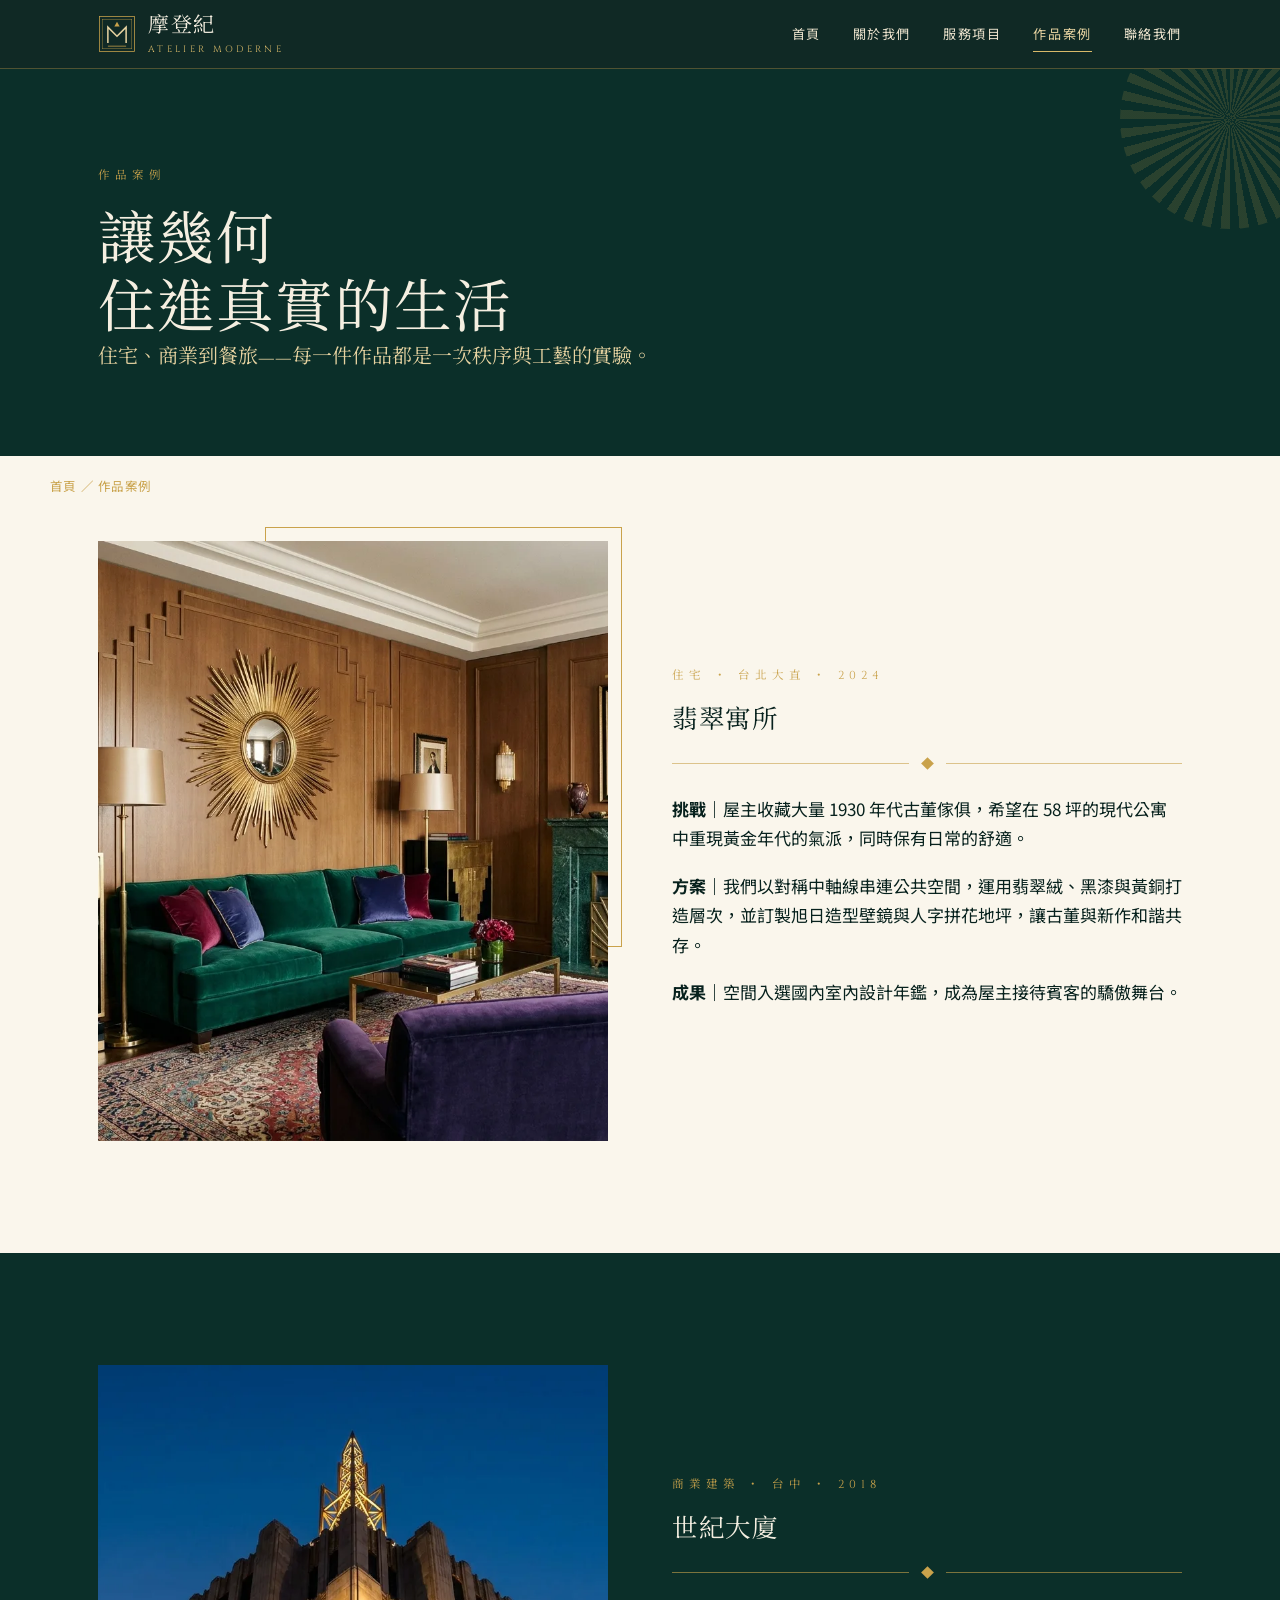
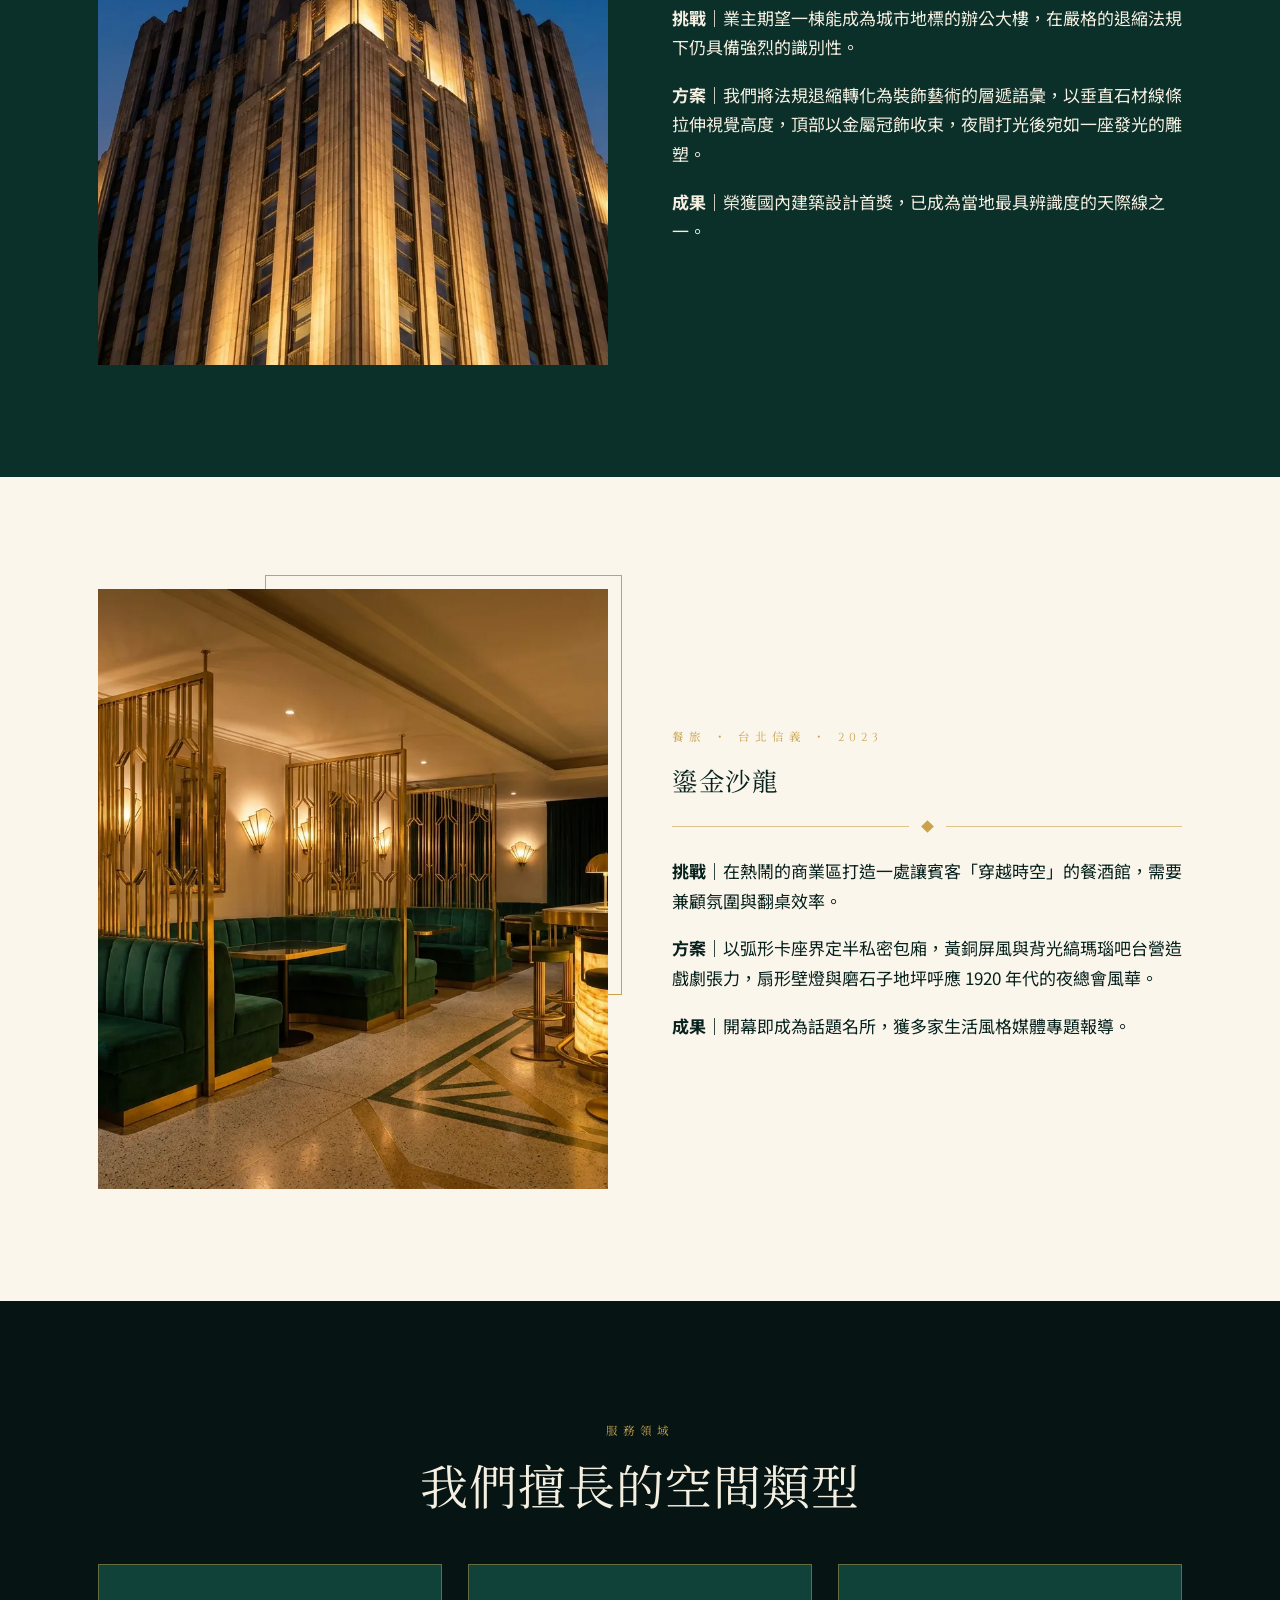
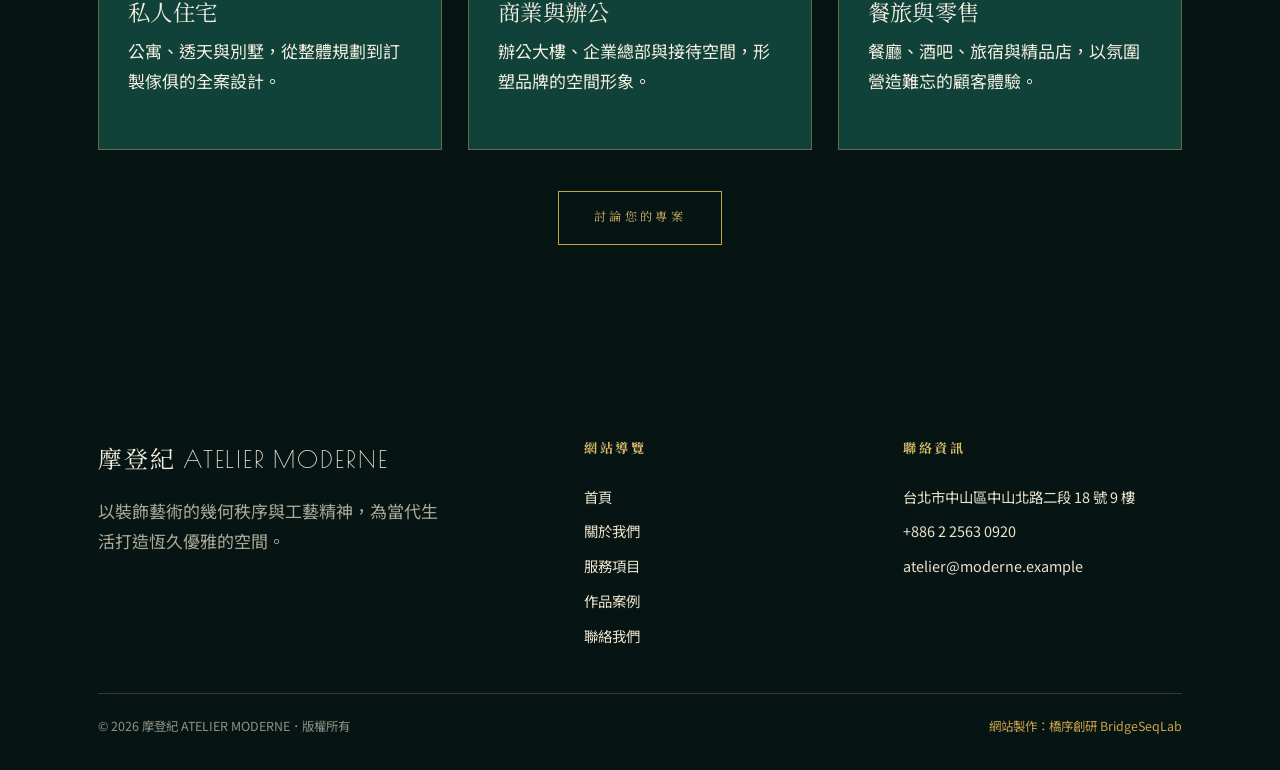
<file: projects.html>
<!DOCTYPE html>
<html lang="zh-Hant">
<head>
<meta charset="UTF-8">
<meta name="viewport" content="width=device-width, initial-scale=1">
<title>作品案例｜住宅・商業・餐旅空間設計｜摩登紀 ATELIER MODERNE</title>
<meta name="description" content="瀏覽摩登紀 ATELIER MODERNE 的裝飾藝術設計作品：翡翠寓所住宅、世紀大廈商業建築、鎏金沙龍餐酒館等代表案例，呈現幾何秩序與工藝細節的整合成果。">
<meta name="keywords" content="設計作品,室內設計案例,建築作品,裝飾藝術案例,住宅設計,商業空間,餐旅設計,Art Deco 室內,台北設計作品集">
<link rel="canonical" href="https://izzo24.github.io/atelier-moderne/projects.html">
<meta property="og:type" content="website">
<meta property="og:locale" content="zh_TW">
<meta property="og:site_name" content="摩登紀 ATELIER MODERNE">
<meta property="og:title" content="作品案例｜住宅・商業・餐旅空間設計｜摩登紀 ATELIER MODERNE">
<meta property="og:description" content="翡翠寓所、世紀大廈、鎏金沙龍——裝飾藝術的代表作品。">
<meta property="og:url" content="https://izzo24.github.io/atelier-moderne/projects.html">
<meta property="og:image" content="https://izzo24.github.io/atelier-moderne/images/project-residence.webp">
<meta name="twitter:card" content="summary_large_image">
<meta name="theme-color" content="#07211d">
<link rel="preconnect" href="https://fonts.googleapis.com">
<link rel="preconnect" href="https://fonts.gstatic.com" crossorigin>
<link href="https://fonts.googleapis.com/css2?family=Poiret+One&family=Cinzel:wght@400;600&family=Cormorant+Garamond:ital,wght@0,400;0,500;1,400&family=Noto+Sans+TC:wght@300;400;500;700&family=Noto+Serif+TC:wght@400;600&display=swap" rel="stylesheet">
<link rel="stylesheet" href="./css/style.css">
<link rel="icon" href="./images/favicon.svg" type="image/svg+xml">
<script type="application/ld+json">
{
  "@context": "https://schema.org",
  "@type": "CollectionPage",
  "name": "作品案例｜摩登紀 ATELIER MODERNE",
  "url": "https://izzo24.github.io/atelier-moderne/projects.html",
  "hasPart": [
    { "@type": "CreativeWork", "name": "翡翠寓所", "about": "住宅室內設計" },
    { "@type": "CreativeWork", "name": "世紀大廈", "about": "商業建築設計" },
    { "@type": "CreativeWork", "name": "鎏金沙龍", "about": "餐旅空間設計" }
  ]
}
</script>
<script type="application/ld+json">
{
  "@context": "https://schema.org",
  "@type": "BreadcrumbList",
  "itemListElement": [
    { "@type": "ListItem", "position": 1, "name": "首頁", "item": "https://izzo24.github.io/atelier-moderne/" },
    { "@type": "ListItem", "position": 2, "name": "作品案例", "item": "https://izzo24.github.io/atelier-moderne/projects.html" }
  ]
}
</script>
</head>
<body>

<header class="nav">
  <div class="nav__inner">
    <a class="brand" href="./index.html" aria-label="摩登紀 ATELIER MODERNE 首頁">
      <svg viewBox="0 0 100 100" role="img" aria-label="摩登紀標誌">
        <rect x="4" y="4" width="92" height="92" fill="none" stroke="#c9a24b" stroke-width="2"/>
        <rect x="11" y="11" width="78" height="78" fill="none" stroke="#c9a24b" stroke-width="1"/>
        <path d="M26 74 V32 L50 56 L74 32 V74" fill="none" stroke="#e7d3a1" stroke-width="4" stroke-linejoin="miter"/>
        <path d="M50 18 L57 30 L43 30 Z" fill="#c9a24b"/>
        <line x1="26" y1="82" x2="74" y2="82" stroke="#c9a24b" stroke-width="2"/>
      </svg>
      <span class="brand__text"><span class="brand__zh">摩登紀</span><br><span class="brand__en">Atelier Moderne</span></span>
    </a>
    <button class="nav__toggle" aria-label="開啟選單" aria-expanded="false" aria-controls="navlinks"><span></span><span></span><span></span></button>
    <nav class="nav__links" id="navlinks" aria-label="主選單">
      <a href="./index.html">首頁</a>
      <a href="./about.html">關於我們</a>
      <a href="./services.html">服務項目</a>
      <a href="./projects.html" aria-current="page">作品案例</a>
      <a href="./contact.html">聯絡我們</a>
    </nav>
  </div>
</header>

<section class="page-hero">
  <div class="wrap">
    <span class="eyebrow">作品案例</span>
    <h1>讓幾何<br>住進真實的生活</h1>
    <p>住宅、商業到餐旅——每一件作品都是一次秩序與工藝的實驗。</p>
  </div>
</section>

<nav class="wrap crumb" aria-label="麵包屑"><a href="./index.html">首頁</a> ／ 作品案例</nav>

<!-- 案例一 -->
<section class="section" style="padding-top:1.5rem">
  <div class="wrap split">
    <div class="split__media reveal"><span class="frame-accent"></span><img src="./images/project-residence.webp" alt="翡翠寓所——翡翠絨沙發、金色漆器櫃與旭日鏡的裝飾藝術客廳" width="800" height="600"></div>
    <div class="reveal">
      <span class="eyebrow">住宅 ・ 台北大直 ・ 2024</span>
      <h2>翡翠寓所</h2>
      <div class="deco-rule"><span class="diamond"></span></div>
      <p><strong>挑戰｜</strong>屋主收藏大量 1930 年代古董傢俱，希望在 58 坪的現代公寓中重現黃金年代的氣派，同時保有日常的舒適。</p>
      <p><strong>方案｜</strong>我們以對稱中軸線串連公共空間，運用翡翠絨、黑漆與黃銅打造層次，並訂製旭日造型壁鏡與人字拼花地坪，讓古董與新作和諧共存。</p>
      <p><strong>成果｜</strong>空間入選國內室內設計年鑑，成為屋主接待賓客的驕傲舞台。</p>
    </div>
  </div>
</section>

<!-- 案例二 -->
<section class="section section--dark">
  <div class="wrap split">
    <div class="split__media reveal" style="order:-1"><span class="frame-accent"></span><img src="./images/project-tower.webp" alt="世紀大廈——黃昏中的裝飾藝術退縮式塔樓立面" width="800" height="600"></div>
    <div class="reveal">
      <span class="eyebrow">商業建築 ・ 台中 ・ 2018</span>
      <h2>世紀大廈</h2>
      <div class="deco-rule"><span class="diamond"></span></div>
      <p><strong>挑戰｜</strong>業主期望一棟能成為城市地標的辦公大樓，在嚴格的退縮法規下仍具備強烈的識別性。</p>
      <p><strong>方案｜</strong>我們將法規退縮轉化為裝飾藝術的層遞語彙，以垂直石材線條拉伸視覺高度，頂部以金屬冠飾收束，夜間打光後宛如一座發光的雕塑。</p>
      <p><strong>成果｜</strong>榮獲國內建築設計首獎，已成為當地最具辨識度的天際線之一。</p>
    </div>
  </div>
</section>

<!-- 案例三 -->
<section class="section">
  <div class="wrap split">
    <div class="split__media reveal"><span class="frame-accent"></span><img src="./images/project-lounge.webp" alt="鎏金沙龍——弧形翡翠絨卡座與黃銅屏風的餐酒館" width="800" height="600"></div>
    <div class="reveal">
      <span class="eyebrow">餐旅 ・ 台北信義 ・ 2023</span>
      <h2>鎏金沙龍</h2>
      <div class="deco-rule"><span class="diamond"></span></div>
      <p><strong>挑戰｜</strong>在熱鬧的商業區打造一處讓賓客「穿越時空」的餐酒館，需要兼顧氛圍與翻桌效率。</p>
      <p><strong>方案｜</strong>以弧形卡座界定半私密包廂，黃銅屏風與背光縞瑪瑙吧台營造戲劇張力，扇形壁燈與磨石子地坪呼應 1920 年代的夜總會風華。</p>
      <p><strong>成果｜</strong>開幕即成為話題名所，獲多家生活風格媒體專題報導。</p>
    </div>
  </div>
</section>

<!-- 更多類型 -->
<section class="section section--ink">
  <div class="wrap">
    <div class="section-head center reveal">
      <span class="eyebrow">服務領域</span>
      <h2>我們擅長的空間類型</h2>
    </div>
    <div class="grid grid-3">
      <article class="card reveal"><h3>私人住宅</h3><p>公寓、透天與別墅，從整體規劃到訂製傢俱的全案設計。</p></article>
      <article class="card reveal"><h3>商業與辦公</h3><p>辦公大樓、企業總部與接待空間，形塑品牌的空間形象。</p></article>
      <article class="card reveal"><h3>餐旅與零售</h3><p>餐廳、酒吧、旅宿與精品店，以氛圍營造難忘的顧客體驗。</p></article>
    </div>
    <p style="text-align:center;margin-top:2.6rem"><a class="btn" href="./contact.html">討論您的專案</a></p>
  </div>
</section>

<footer class="footer">
  <div class="wrap">
    <div class="footer__grid">
      <div class="footer__brand">
        <span class="brand__zh" style="font-family:var(--font-display);font-size:1.5rem">摩登紀 ATELIER MODERNE</span>
        <p style="margin-top:1rem;max-width:38ch;color:rgba(236,227,205,.72)">以裝飾藝術的幾何秩序與工藝精神，為當代生活打造恆久優雅的空間。</p>
      </div>
      <div>
        <h4>網站導覽</h4>
        <a href="./index.html">首頁</a><a href="./about.html">關於我們</a><a href="./services.html">服務項目</a><a href="./projects.html">作品案例</a><a href="./contact.html">聯絡我們</a>
      </div>
      <div>
        <h4>聯絡資訊</h4>
        <a href="./contact.html">台北市中山區中山北路二段 18 號 9 樓</a><a href="tel:+886225630920">+886 2 2563 0920</a><a href="./contact.html">atelier@moderne.example</a>
      </div>
    </div>
    <div class="footer__bottom">
      <span>© 2026 摩登紀 ATELIER MODERNE．版權所有</span>
      <span class="footer__credit">網站製作：橋序創研 BridgeSeqLab</span>
    </div>
  </div>
</footer>

<script src="./js/main.js"></script>
</body>
</html>
</file>
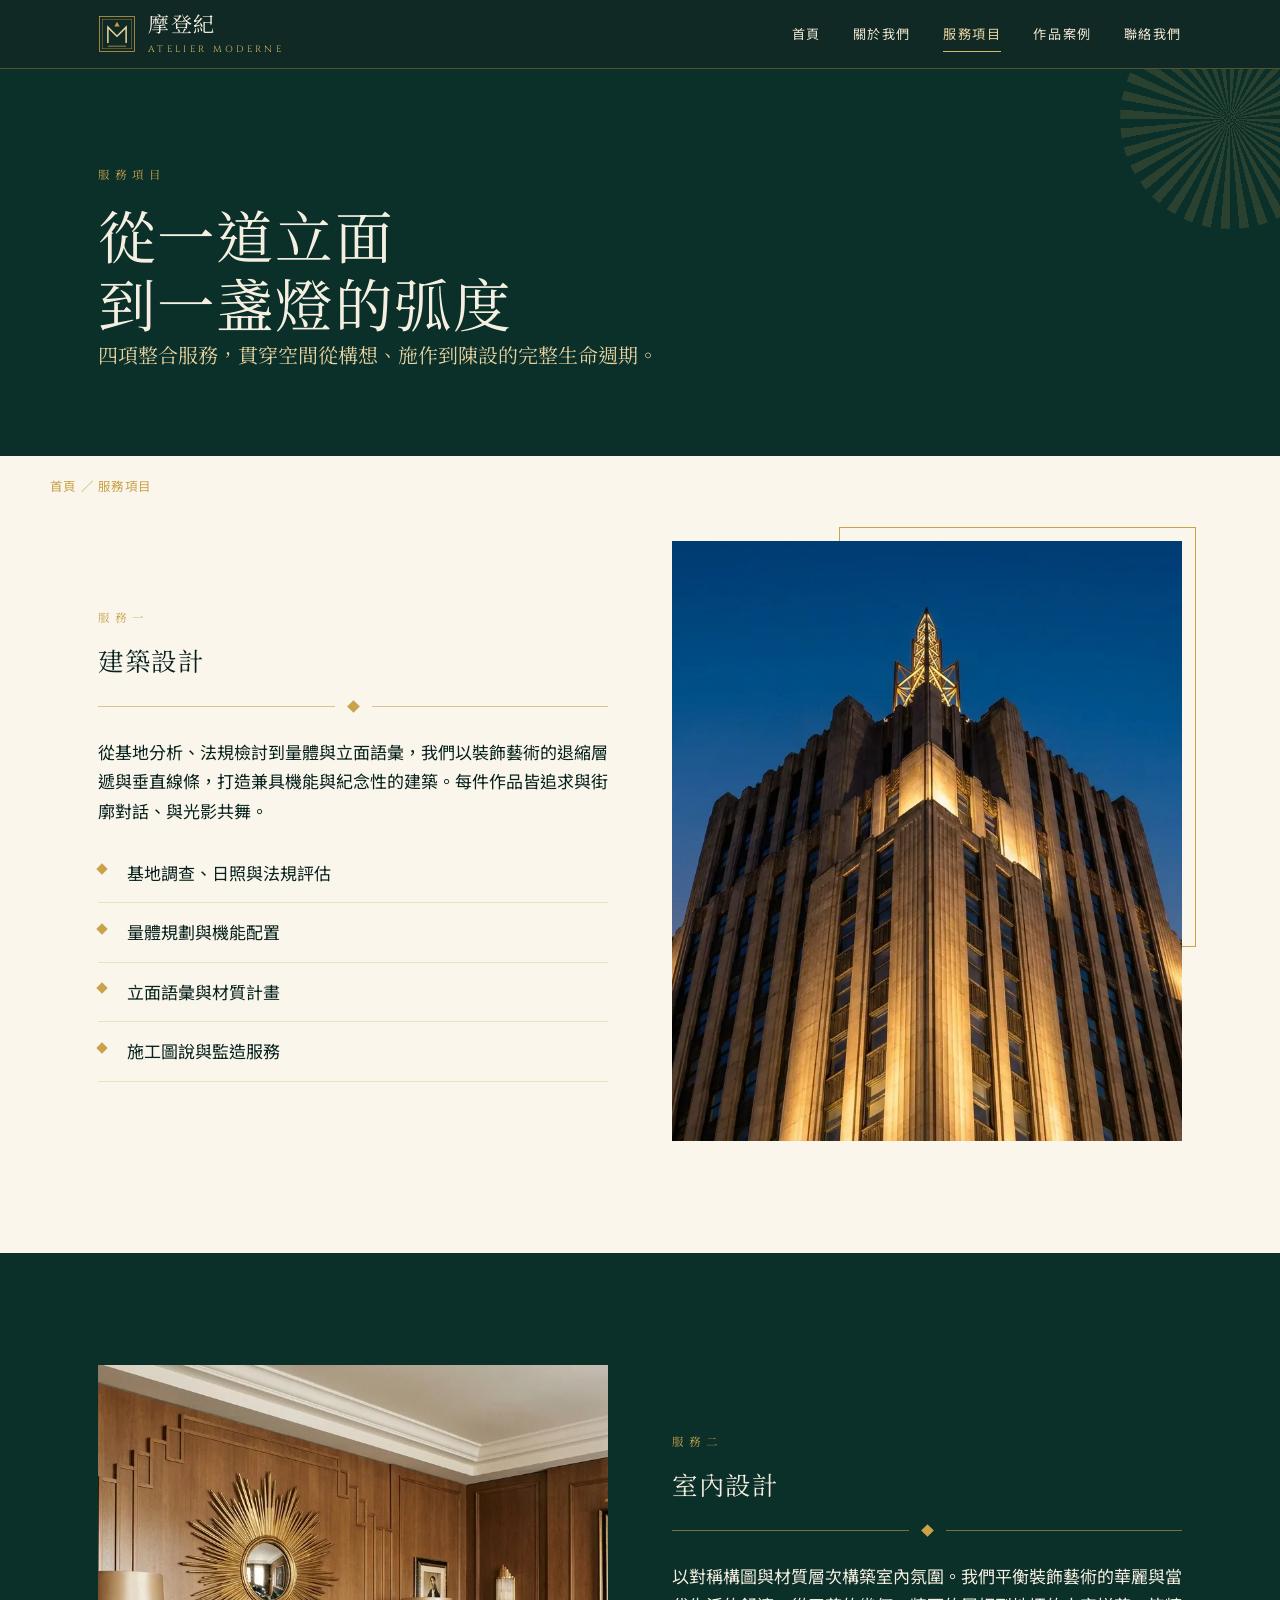
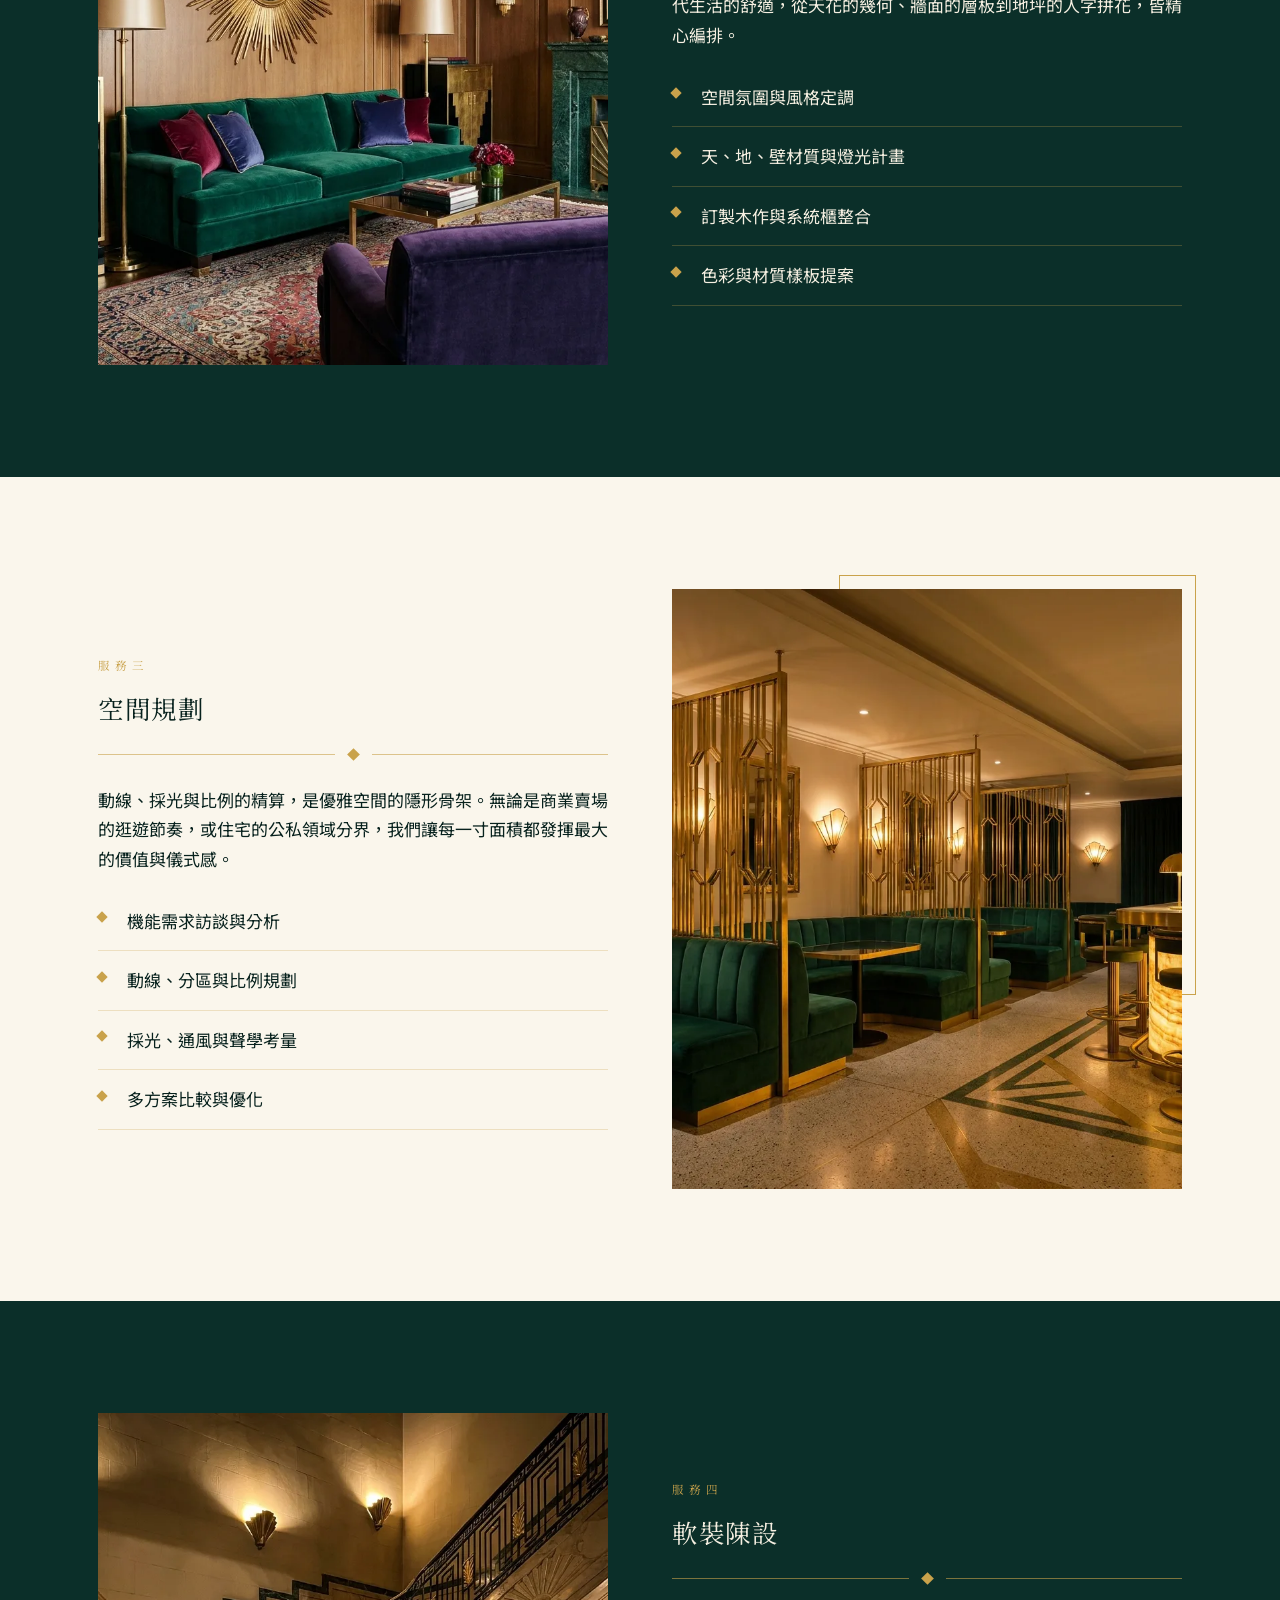
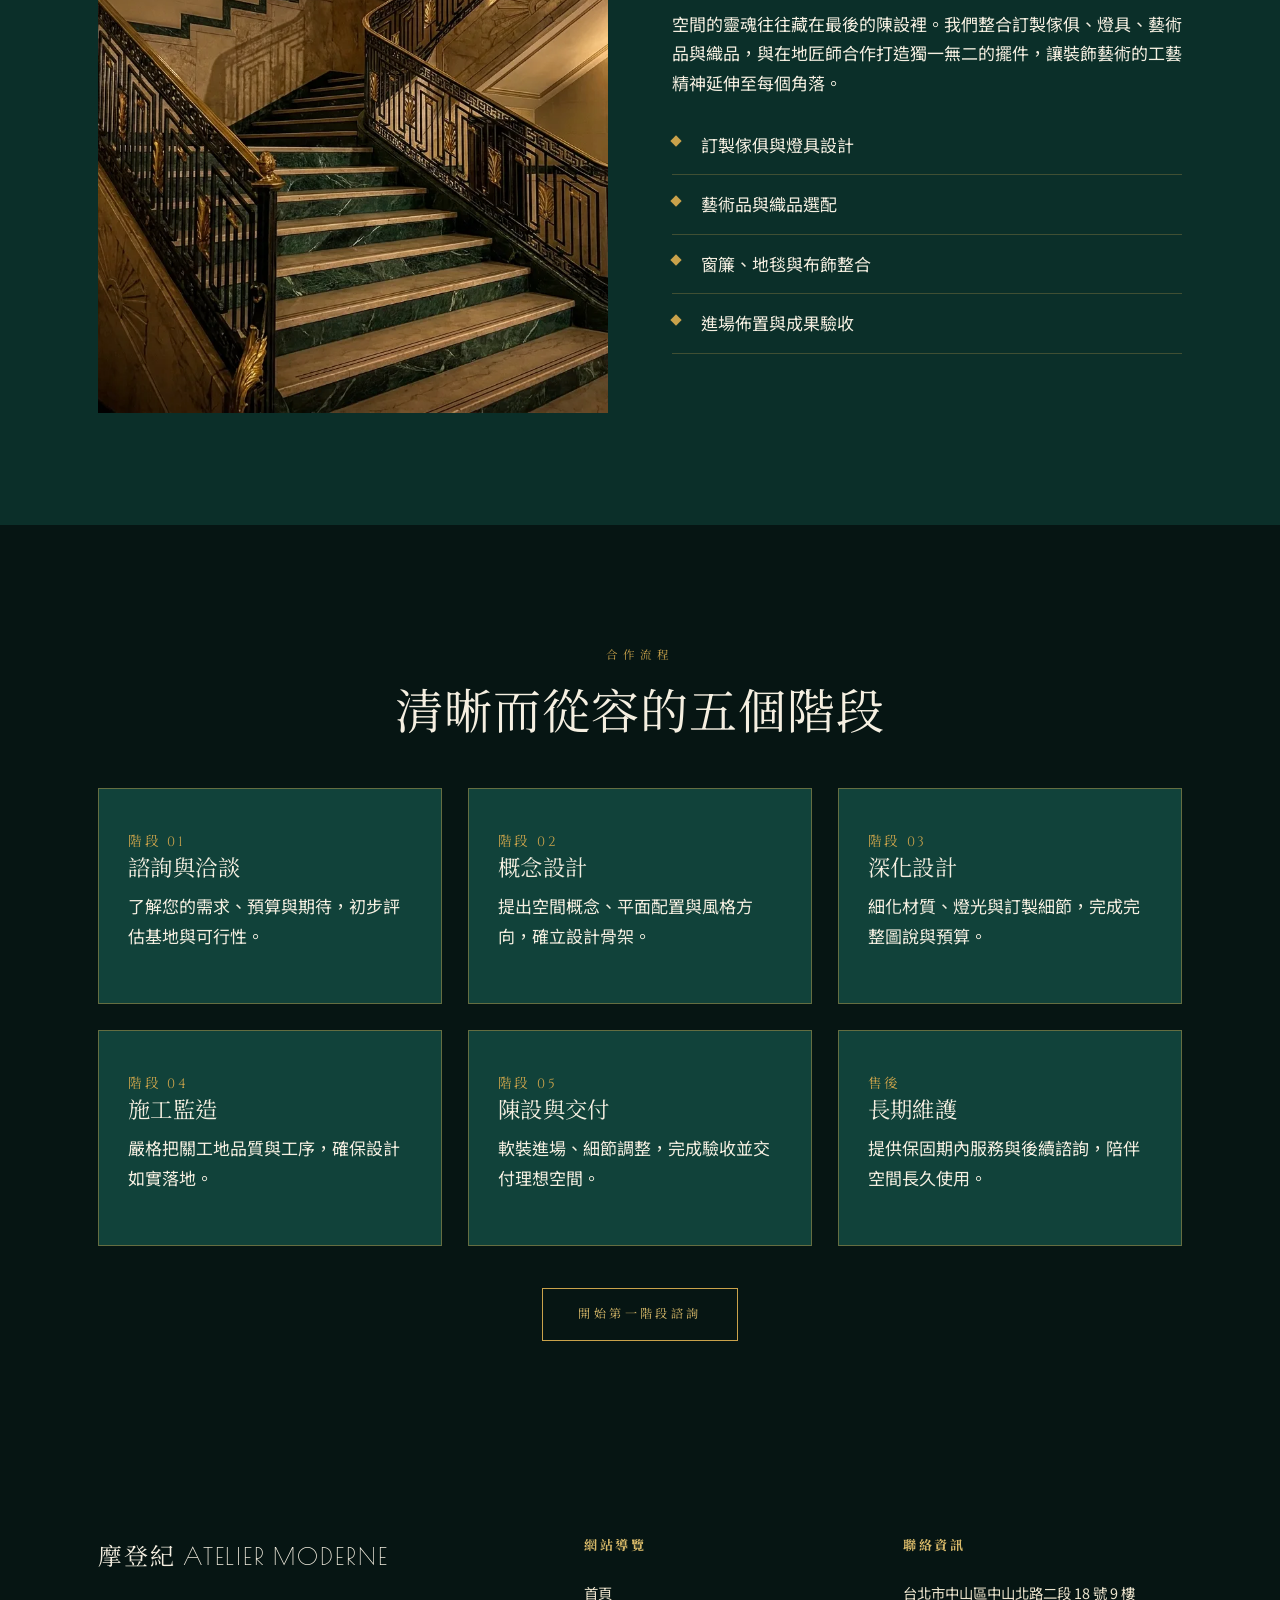
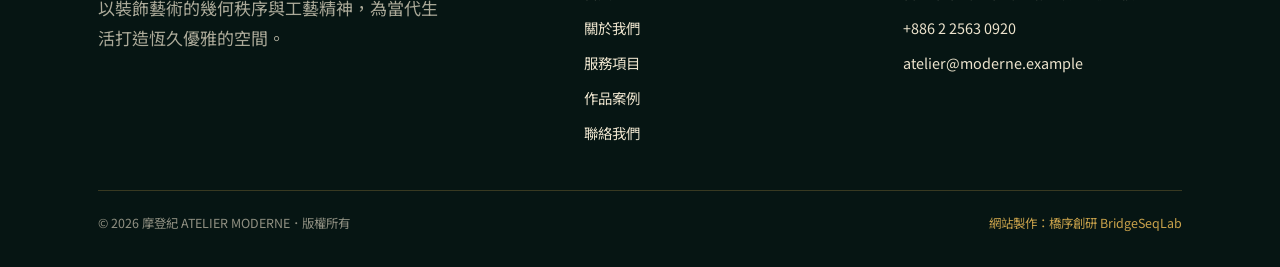
<file: services.html>
<!DOCTYPE html>
<html lang="zh-Hant">
<head>
<meta charset="UTF-8">
<meta name="viewport" content="width=device-width, initial-scale=1">
<title>服務項目｜建築設計・室內設計・空間規劃｜摩登紀 ATELIER MODERNE</title>
<meta name="description" content="摩登紀提供四大整合服務：建築設計、室內設計、空間規劃與軟裝陳設。從基地分析、量體規劃到訂製傢俱與燈具，以裝飾藝術工藝為住宅、商業與餐旅空間提供一站式設計。">
<meta name="keywords" content="建築設計服務,室內設計服務,空間規劃,軟裝陳設,商業空間設計,住宅設計,餐旅空間設計,訂製傢俱,裝飾藝術設計流程">
<link rel="canonical" href="https://izzo24.github.io/atelier-moderne/services.html">
<meta property="og:type" content="website">
<meta property="og:locale" content="zh_TW">
<meta property="og:site_name" content="摩登紀 ATELIER MODERNE">
<meta property="og:title" content="服務項目｜建築設計・室內設計・空間規劃｜摩登紀 ATELIER MODERNE">
<meta property="og:description" content="建築設計、室內設計、空間規劃與軟裝陳設的一站式裝飾藝術設計服務。">
<meta property="og:url" content="https://izzo24.github.io/atelier-moderne/services.html">
<meta property="og:image" content="https://izzo24.github.io/atelier-moderne/images/project-lounge.webp">
<meta name="twitter:card" content="summary_large_image">
<meta name="theme-color" content="#07211d">
<link rel="preconnect" href="https://fonts.googleapis.com">
<link rel="preconnect" href="https://fonts.gstatic.com" crossorigin>
<link href="https://fonts.googleapis.com/css2?family=Poiret+One&family=Cinzel:wght@400;600&family=Cormorant+Garamond:ital,wght@0,400;0,500;1,400&family=Noto+Sans+TC:wght@300;400;500;700&family=Noto+Serif+TC:wght@400;600&display=swap" rel="stylesheet">
<link rel="stylesheet" href="./css/style.css">
<link rel="icon" href="./images/favicon.svg" type="image/svg+xml">
<script type="application/ld+json">
{
  "@context": "https://schema.org",
  "@type": "Service",
  "serviceType": "建築與室內設計",
  "provider": { "@type": "ProfessionalService", "name": "摩登紀 ATELIER MODERNE", "url": "https://izzo24.github.io/atelier-moderne/" },
  "areaServed": "台灣",
  "url": "https://izzo24.github.io/atelier-moderne/services.html",
  "hasOfferCatalog": {
    "@type": "OfferCatalog",
    "name": "設計服務",
    "itemListElement": [
      { "@type": "Offer", "itemOffered": { "@type": "Service", "name": "建築設計" } },
      { "@type": "Offer", "itemOffered": { "@type": "Service", "name": "室內設計" } },
      { "@type": "Offer", "itemOffered": { "@type": "Service", "name": "空間規劃" } },
      { "@type": "Offer", "itemOffered": { "@type": "Service", "name": "軟裝陳設" } }
    ]
  }
}
</script>
<script type="application/ld+json">
{
  "@context": "https://schema.org",
  "@type": "BreadcrumbList",
  "itemListElement": [
    { "@type": "ListItem", "position": 1, "name": "首頁", "item": "https://izzo24.github.io/atelier-moderne/" },
    { "@type": "ListItem", "position": 2, "name": "服務項目", "item": "https://izzo24.github.io/atelier-moderne/services.html" }
  ]
}
</script>
</head>
<body>

<header class="nav">
  <div class="nav__inner">
    <a class="brand" href="./index.html" aria-label="摩登紀 ATELIER MODERNE 首頁">
      <svg viewBox="0 0 100 100" role="img" aria-label="摩登紀標誌">
        <rect x="4" y="4" width="92" height="92" fill="none" stroke="#c9a24b" stroke-width="2"/>
        <rect x="11" y="11" width="78" height="78" fill="none" stroke="#c9a24b" stroke-width="1"/>
        <path d="M26 74 V32 L50 56 L74 32 V74" fill="none" stroke="#e7d3a1" stroke-width="4" stroke-linejoin="miter"/>
        <path d="M50 18 L57 30 L43 30 Z" fill="#c9a24b"/>
        <line x1="26" y1="82" x2="74" y2="82" stroke="#c9a24b" stroke-width="2"/>
      </svg>
      <span class="brand__text"><span class="brand__zh">摩登紀</span><br><span class="brand__en">Atelier Moderne</span></span>
    </a>
    <button class="nav__toggle" aria-label="開啟選單" aria-expanded="false" aria-controls="navlinks"><span></span><span></span><span></span></button>
    <nav class="nav__links" id="navlinks" aria-label="主選單">
      <a href="./index.html">首頁</a>
      <a href="./about.html">關於我們</a>
      <a href="./services.html" aria-current="page">服務項目</a>
      <a href="./projects.html">作品案例</a>
      <a href="./contact.html">聯絡我們</a>
    </nav>
  </div>
</header>

<section class="page-hero">
  <div class="wrap">
    <span class="eyebrow">服務項目</span>
    <h1>從一道立面<br>到一盞燈的弧度</h1>
    <p>四項整合服務，貫穿空間從構想、施作到陳設的完整生命週期。</p>
  </div>
</section>

<nav class="wrap crumb" aria-label="麵包屑"><a href="./index.html">首頁</a> ／ 服務項目</nav>

<!-- 建築設計 -->
<section class="section" style="padding-top:1.5rem">
  <div class="wrap split">
    <div class="reveal">
      <span class="eyebrow">服務一</span>
      <h2>建築設計</h2>
      <div class="deco-rule"><span class="diamond"></span></div>
      <p>從基地分析、法規檢討到量體與立面語彙，我們以裝飾藝術的退縮層遞與垂直線條，打造兼具機能與紀念性的建築。每件作品皆追求與街廓對話、與光影共舞。</p>
      <ul class="feature-list">
        <li>基地調查、日照與法規評估</li>
        <li>量體規劃與機能配置</li>
        <li>立面語彙與材質計畫</li>
        <li>施工圖說與監造服務</li>
      </ul>
    </div>
    <div class="split__media reveal"><span class="frame-accent"></span><img src="./images/project-tower.webp" alt="黃昏中的裝飾藝術退縮式塔樓建築" width="800" height="600"></div>
  </div>
</section>

<!-- 室內設計 -->
<section class="section section--dark">
  <div class="wrap split">
    <div class="split__media reveal" style="order:-1"><span class="frame-accent"></span><img src="./images/project-residence.webp" alt="翡翠絨沙發與金色漆器的裝飾藝術客廳" width="800" height="600"></div>
    <div class="reveal">
      <span class="eyebrow">服務二</span>
      <h2>室內設計</h2>
      <div class="deco-rule"><span class="diamond"></span></div>
      <p>以對稱構圖與材質層次構築室內氛圍。我們平衡裝飾藝術的華麗與當代生活的舒適，從天花的幾何、牆面的層板到地坪的人字拼花，皆精心編排。</p>
      <ul class="feature-list">
        <li>空間氛圍與風格定調</li>
        <li>天、地、壁材質與燈光計畫</li>
        <li>訂製木作與系統櫃整合</li>
        <li>色彩與材質樣板提案</li>
      </ul>
    </div>
  </div>
</section>

<!-- 空間規劃 -->
<section class="section">
  <div class="wrap split">
    <div class="reveal">
      <span class="eyebrow">服務三</span>
      <h2>空間規劃</h2>
      <div class="deco-rule"><span class="diamond"></span></div>
      <p>動線、採光與比例的精算，是優雅空間的隱形骨架。無論是商業賣場的逛遊節奏，或住宅的公私領域分界，我們讓每一寸面積都發揮最大的價值與儀式感。</p>
      <ul class="feature-list">
        <li>機能需求訪談與分析</li>
        <li>動線、分區與比例規劃</li>
        <li>採光、通風與聲學考量</li>
        <li>多方案比較與優化</li>
      </ul>
    </div>
    <div class="split__media reveal"><span class="frame-accent"></span><img src="./images/project-lounge.webp" alt="弧形卡座與黃銅屏風的裝飾藝術餐酒館空間" width="800" height="600"></div>
  </div>
</section>

<!-- 軟裝陳設 -->
<section class="section section--dark">
  <div class="wrap split">
    <div class="split__media reveal" style="order:-1"><span class="frame-accent"></span><img src="./images/about.webp" alt="裝飾藝術的金色欄杆與層遞造型細節" width="800" height="600"></div>
    <div class="reveal">
      <span class="eyebrow">服務四</span>
      <h2>軟裝陳設</h2>
      <div class="deco-rule"><span class="diamond"></span></div>
      <p>空間的靈魂往往藏在最後的陳設裡。我們整合訂製傢俱、燈具、藝術品與織品，與在地匠師合作打造獨一無二的擺件，讓裝飾藝術的工藝精神延伸至每個角落。</p>
      <ul class="feature-list">
        <li>訂製傢俱與燈具設計</li>
        <li>藝術品與織品選配</li>
        <li>窗簾、地毯與布飾整合</li>
        <li>進場佈置與成果驗收</li>
      </ul>
    </div>
  </div>
</section>

<!-- 流程 -->
<section class="section section--ink">
  <div class="wrap">
    <div class="section-head center reveal">
      <span class="eyebrow">合作流程</span>
      <h2>清晰而從容的五個階段</h2>
    </div>
    <div class="grid grid-3">
      <article class="card reveal"><span class="num">階段 01</span><h3>諮詢與洽談</h3><p>了解您的需求、預算與期待，初步評估基地與可行性。</p></article>
      <article class="card reveal"><span class="num">階段 02</span><h3>概念設計</h3><p>提出空間概念、平面配置與風格方向，確立設計骨架。</p></article>
      <article class="card reveal"><span class="num">階段 03</span><h3>深化設計</h3><p>細化材質、燈光與訂製細節，完成完整圖說與預算。</p></article>
      <article class="card reveal"><span class="num">階段 04</span><h3>施工監造</h3><p>嚴格把關工地品質與工序，確保設計如實落地。</p></article>
      <article class="card reveal"><span class="num">階段 05</span><h3>陳設與交付</h3><p>軟裝進場、細節調整，完成驗收並交付理想空間。</p></article>
      <article class="card reveal"><span class="num">售後</span><h3>長期維護</h3><p>提供保固期內服務與後續諮詢，陪伴空間長久使用。</p></article>
    </div>
    <p style="text-align:center;margin-top:2.6rem"><a class="btn" href="./contact.html">開始第一階段諮詢</a></p>
  </div>
</section>

<footer class="footer">
  <div class="wrap">
    <div class="footer__grid">
      <div class="footer__brand">
        <span class="brand__zh" style="font-family:var(--font-display);font-size:1.5rem">摩登紀 ATELIER MODERNE</span>
        <p style="margin-top:1rem;max-width:38ch;color:rgba(236,227,205,.72)">以裝飾藝術的幾何秩序與工藝精神，為當代生活打造恆久優雅的空間。</p>
      </div>
      <div>
        <h4>網站導覽</h4>
        <a href="./index.html">首頁</a><a href="./about.html">關於我們</a><a href="./services.html">服務項目</a><a href="./projects.html">作品案例</a><a href="./contact.html">聯絡我們</a>
      </div>
      <div>
        <h4>聯絡資訊</h4>
        <a href="./contact.html">台北市中山區中山北路二段 18 號 9 樓</a><a href="tel:+886225630920">+886 2 2563 0920</a><a href="./contact.html">atelier@moderne.example</a>
      </div>
    </div>
    <div class="footer__bottom">
      <span>© 2026 摩登紀 ATELIER MODERNE．版權所有</span>
      <span class="footer__credit">網站製作：橋序創研 BridgeSeqLab</span>
    </div>
  </div>
</footer>

<script src="./js/main.js"></script>
</body>
</html>
</file>
<file: css/style.css>
/* ============================================================
   摩登紀 ATELIER MODERNE — Art Deco 設計系統
   建築與室內設計事務所
   ============================================================ */

:root {
  --emerald-900: #07211d;
  --emerald-800: #0b2f29;
  --emerald-700: #11423a;
  --emerald-600: #18564b;
  --gold-500: #c9a24b;
  --gold-400: #d8b969;
  --gold-300: #e7d3a1;
  --cream-100: #f5efe1;
  --cream-200: #ece3cd;
  --ink-900: #061513;
  --paper: #faf6ec;
  --shadow: rgba(6, 21, 19, 0.28);

  --font-display: "Poiret One", "Noto Serif TC", serif;
  --font-accent: "Cinzel", "Noto Serif TC", serif;
  --font-serif: "Cormorant Garamond", "Noto Serif TC", serif;
  --font-body: "Noto Sans TC", system-ui, sans-serif;

  --maxw: 1180px;
  --gut: clamp(1.2rem, 4vw, 3rem);
}

* { box-sizing: border-box; margin: 0; padding: 0; }

html { scroll-behavior: smooth; }

body {
  font-family: var(--font-body);
  color: var(--emerald-900);
  background: var(--paper);
  line-height: 1.75;
  font-size: 17px;
  -webkit-font-smoothing: antialiased;
  overflow-x: hidden;
}

img { max-width: 100%; display: block; }

a { color: inherit; text-decoration: none; }

.wrap { max-width: var(--maxw); margin: 0 auto; padding-left: var(--gut); padding-right: var(--gut); }

/* ---------- 排版 ---------- */
h1, h2, h3 { font-family: var(--font-display); font-weight: 400; line-height: 1.18; letter-spacing: .02em; }

.eyebrow {
  font-family: var(--font-accent);
  text-transform: uppercase;
  letter-spacing: .42em;
  font-size: .72rem;
  color: var(--gold-500);
  display: inline-block;
  margin-bottom: 1.1rem;
}

.section { padding: clamp(3.5rem, 9vw, 7rem) 0; }
.section--dark { background: var(--emerald-800); color: var(--cream-100); }
.section--ink { background: var(--ink-900); color: var(--cream-100); }

.lead { font-family: var(--font-serif); font-size: clamp(1.25rem, 2.4vw, 1.7rem); line-height: 1.6; color: var(--emerald-700); }
.section--dark .lead, .section--ink .lead { color: var(--gold-300); }

p { margin-bottom: 1.1rem; }

/* ---------- 裝飾元素 ---------- */
.deco-rule { display: flex; align-items: center; gap: 14px; margin: 1.6rem 0; }
.deco-rule::before, .deco-rule::after { content: ""; height: 1px; background: var(--gold-500); flex: 1; opacity: .6; }
.deco-rule .diamond { width: 9px; height: 9px; background: var(--gold-500); transform: rotate(45deg); }

.sunburst {
  width: 64px; height: 64px; margin: 0 auto 1.4rem;
  background:
    repeating-conic-gradient(from 0deg at 50% 100%,
      var(--gold-500) 0deg 6deg, transparent 6deg 12deg);
  -webkit-mask: radial-gradient(circle at 50% 100%, transparent 0 12px, #000 12px);
          mask: radial-gradient(circle at 50% 100%, transparent 0 12px, #000 12px);
  clip-path: polygon(0 100%, 100% 100%, 50% 0);
}

/* ---------- 按鈕 ---------- */
.btn {
  display: inline-block;
  font-family: var(--font-accent);
  text-transform: uppercase;
  letter-spacing: .28em;
  font-size: .76rem;
  padding: .95rem 2.2rem;
  border: 1px solid var(--gold-500);
  color: var(--gold-400);
  background: transparent;
  transition: all .35s ease;
  position: relative;
}
.btn:hover { background: var(--gold-500); color: var(--ink-900); }
.btn--solid { background: var(--gold-500); color: var(--ink-900); }
.btn--solid:hover { background: var(--gold-400); }
.btn--dark { border-color: var(--emerald-700); color: var(--emerald-800); }
.btn--dark:hover { background: var(--emerald-800); color: var(--gold-300); }

/* ---------- 導覽列 ---------- */
.nav {
  position: sticky; top: 0; z-index: 50;
  background: rgba(7, 33, 29, 0.96);
  backdrop-filter: blur(6px);
  border-bottom: 1px solid rgba(201, 162, 75, 0.35);
}
.nav__inner { display: flex; align-items: center; justify-content: space-between; padding: .9rem var(--gut); max-width: var(--maxw); margin: 0 auto; }
.brand { display: flex; align-items: center; gap: 12px; color: var(--cream-100); }
.brand svg { width: 38px; height: 38px; }
.brand__text { line-height: 1; }
.brand__zh { font-family: var(--font-display); font-size: 1.32rem; color: var(--cream-100); letter-spacing: .08em; }
.brand__en { font-family: var(--font-accent); font-size: .58rem; letter-spacing: .36em; color: var(--gold-400); text-transform: uppercase; }

.nav__links { display: flex; gap: 2rem; align-items: center; }
.nav__links a { font-size: .82rem; letter-spacing: .12em; color: var(--cream-200); position: relative; padding: .3rem 0; }
.nav__links a::after { content: ""; position: absolute; left: 0; bottom: -2px; width: 0; height: 1px; background: var(--gold-400); transition: width .3s; }
.nav__links a:hover, .nav__links a[aria-current="page"] { color: var(--gold-300); }
.nav__links a:hover::after, .nav__links a[aria-current="page"]::after { width: 100%; }

.nav__toggle { display: none; background: none; border: none; cursor: pointer; flex-direction: column; gap: 5px; }
.nav__toggle span { width: 26px; height: 2px; background: var(--gold-400); transition: .3s; }

/* ---------- Hero ---------- */
.hero { position: relative; min-height: 86vh; display: flex; align-items: center; color: var(--cream-100); overflow: hidden; }
.hero__bg { position: absolute; inset: 0; z-index: 0; }
.hero__bg img { width: 100%; height: 100%; object-fit: cover; }
.hero__bg::after { content: ""; position: absolute; inset: 0; background: linear-gradient(110deg, rgba(7,33,29,.92) 0%, rgba(7,33,29,.72) 45%, rgba(7,33,29,.35) 100%); }
.hero__inner { position: relative; z-index: 2; max-width: 720px; }
.hero h1 { font-size: clamp(2.6rem, 7vw, 5rem); color: var(--cream-100); margin-bottom: 1rem; }
.hero h1 .gold { color: var(--gold-400); }
.hero__sub { font-family: var(--font-serif); font-size: clamp(1.2rem, 2.6vw, 1.65rem); color: var(--gold-300); margin-bottom: 2rem; max-width: 30ch; }
.hero__cta { display: flex; gap: 1rem; flex-wrap: wrap; }

/* Art Deco 角落框線 */
.deco-frame { position: absolute; z-index: 2; width: 54px; height: 54px; border: 1px solid var(--gold-500); opacity: .65; }
.deco-frame--tl { top: 26px; left: 26px; border-right: none; border-bottom: none; }
.deco-frame--br { bottom: 26px; right: 26px; border-left: none; border-top: none; }

/* ---------- 通用區塊頭 ---------- */
.section-head { max-width: 640px; margin-bottom: 3rem; }
.section-head.center { margin-left: auto; margin-right: auto; text-align: center; }
.section-head h2 { font-size: clamp(1.9rem, 4.5vw, 3rem); }

/* ---------- 網格 ---------- */
.grid { display: grid; gap: 1.6rem; }
.grid-3 { grid-template-columns: repeat(3, 1fr); }
.grid-2 { grid-template-columns: repeat(2, 1fr); }

/* ---------- 服務卡 ---------- */
.card {
  background: var(--paper);
  border: 1px solid rgba(201,162,75,.4);
  padding: 2.2rem 1.8rem;
  position: relative;
  transition: transform .35s, box-shadow .35s;
}
.section--dark .card, .section--ink .card { background: var(--emerald-700); border-color: rgba(201,162,75,.45); color: var(--cream-100); }
.card:hover { transform: translateY(-6px); box-shadow: 0 18px 40px var(--shadow); }
.card__icon { width: 44px; height: 44px; margin-bottom: 1.2rem; color: var(--gold-500); }
.card h3 { font-size: 1.4rem; margin-bottom: .6rem; }
.card .num { font-family: var(--font-accent); color: var(--gold-500); font-size: .85rem; letter-spacing: .2em; }

/* ---------- 圖文交錯 ---------- */
.split { display: grid; grid-template-columns: 1fr 1fr; gap: clamp(2rem, 5vw, 4.5rem); align-items: center; }
.split__media { position: relative; }
.split__media img { width: 100%; aspect-ratio: 4/3; object-fit: cover; }
.split__media .frame-accent { position: absolute; inset: -14px -14px auto auto; width: 70%; height: 70%; border: 1px solid var(--gold-500); z-index: -1; }

/* ---------- 作品集 ---------- */
.project { position: relative; overflow: hidden; }
.project img { width: 100%; aspect-ratio: 4/3; object-fit: cover; transition: transform .6s ease; }
.project:hover img { transform: scale(1.06); }
.project__cap { position: absolute; inset: auto 0 0 0; padding: 1.6rem; background: linear-gradient(transparent, rgba(6,21,19,.92)); color: var(--cream-100); }
.project__cap .tag { font-family: var(--font-accent); color: var(--gold-400); font-size: .68rem; letter-spacing: .26em; text-transform: uppercase; }
.project__cap h3 { font-size: 1.45rem; color: var(--cream-100); }

/* ---------- 數據條 ---------- */
.stats { display: grid; grid-template-columns: repeat(4, 1fr); gap: 1.5rem; text-align: center; }
.stat .n { font-family: var(--font-display); font-size: clamp(2.4rem, 5vw, 3.4rem); color: var(--gold-400); line-height: 1; }
.stat .l { font-size: .8rem; letter-spacing: .14em; color: var(--cream-200); margin-top: .5rem; }

/* ---------- 列表 ---------- */
.feature-list { list-style: none; }
.feature-list li { padding: .9rem 0 .9rem 1.8rem; border-bottom: 1px solid rgba(201,162,75,.28); position: relative; }
.feature-list li::before { content: ""; position: absolute; left: 0; top: 1.35rem; width: 8px; height: 8px; background: var(--gold-500); transform: rotate(45deg); }

/* ---------- 表單 ---------- */
.form { display: grid; gap: 1.2rem; }
.field { display: flex; flex-direction: column; gap: .4rem; }
.field label { font-size: .78rem; letter-spacing: .14em; color: var(--gold-300); text-transform: uppercase; font-family: var(--font-accent); }
.field input, .field textarea, .field select {
  background: rgba(245,239,225,.06); border: 1px solid rgba(201,162,75,.4); color: var(--cream-100);
  padding: .85rem 1rem; font-family: var(--font-body); font-size: .95rem;
}
.field input:focus, .field textarea:focus, .field select:focus { outline: none; border-color: var(--gold-400); }
.field-row { display: grid; grid-template-columns: 1fr 1fr; gap: 1.2rem; }
.form-note { font-size: .85rem; color: var(--gold-300); }
.form-msg { font-size: .9rem; color: var(--gold-300); min-height: 1.4em; }

/* ---------- 麵包屑 ---------- */
.crumb { font-size: .78rem; letter-spacing: .1em; color: var(--gold-500); padding: 1.2rem 0; }
.crumb a:hover { color: var(--gold-400); }

/* 頁首橫幅 */
.page-hero { background: var(--emerald-800); color: var(--cream-100); padding: clamp(3rem,7vw,5.5rem) 0 clamp(2.5rem,6vw,4rem); position: relative; overflow: hidden; }
.page-hero::before { content:""; position:absolute; right:-60px; top:-60px; width:220px; height:220px; background: repeating-conic-gradient(from 0deg at 50% 50%, rgba(201,162,75,.16) 0deg 5deg, transparent 5deg 10deg); border-radius:50%; }
.page-hero h1 { font-size: clamp(2.2rem, 5.5vw, 3.6rem); color: var(--cream-100); position: relative; }
.page-hero p { max-width: 56ch; color: var(--gold-300); font-family: var(--font-serif); font-size: 1.25rem; position: relative; }

/* ---------- 頁尾 ---------- */
.footer { background: var(--ink-900); color: var(--cream-200); padding: 4rem 0 2rem; }
.footer__grid { display: grid; grid-template-columns: 1.6fr 1fr 1fr; gap: 2.5rem; margin-bottom: 2.5rem; }
.footer h4 { font-family: var(--font-accent); letter-spacing: .2em; font-size: .82rem; color: var(--gold-400); text-transform: uppercase; margin-bottom: 1.1rem; }
.footer a { display: block; padding: .3rem 0; color: var(--cream-200); font-size: .9rem; }
.footer a:hover { color: var(--gold-300); }
.footer__brand .brand__zh { color: var(--cream-100); }
.footer__bottom { border-top: 1px solid rgba(201,162,75,.25); padding-top: 1.4rem; display: flex; justify-content: space-between; flex-wrap: wrap; gap: .6rem; font-size: .78rem; color: rgba(236,227,205,.6); }
.footer__credit { color: var(--gold-500); }

/* ---------- 動畫 ---------- */
.reveal { opacity: 0; transform: translateY(28px); transition: opacity .8s ease, transform .8s ease; }
.reveal.in { opacity: 1; transform: none; }

/* ---------- RWD ---------- */
@media (max-width: 900px) {
  .grid-3 { grid-template-columns: 1fr; }
  .split { grid-template-columns: 1fr; }
  .stats { grid-template-columns: repeat(2, 1fr); }
  .footer__grid { grid-template-columns: 1fr; }
  .nav__links {
    position: fixed; inset: 64px 0 auto 0; flex-direction: column; gap: 0;
    background: var(--emerald-900); padding: 1rem var(--gut); border-bottom: 1px solid rgba(201,162,75,.3);
    transform: translateY(-130%); transition: transform .4s ease;
  }
  .nav__links.open { transform: translateY(0); }
  .nav__links a { padding: .85rem 0; width: 100%; border-bottom: 1px solid rgba(201,162,75,.15); }
  .nav__toggle { display: flex; }
  .field-row { grid-template-columns: 1fr; }
}
@media (max-width: 560px) {
  .grid-2 { grid-template-columns: 1fr; }
  .stats { grid-template-columns: 1fr 1fr; }
}
</file>
